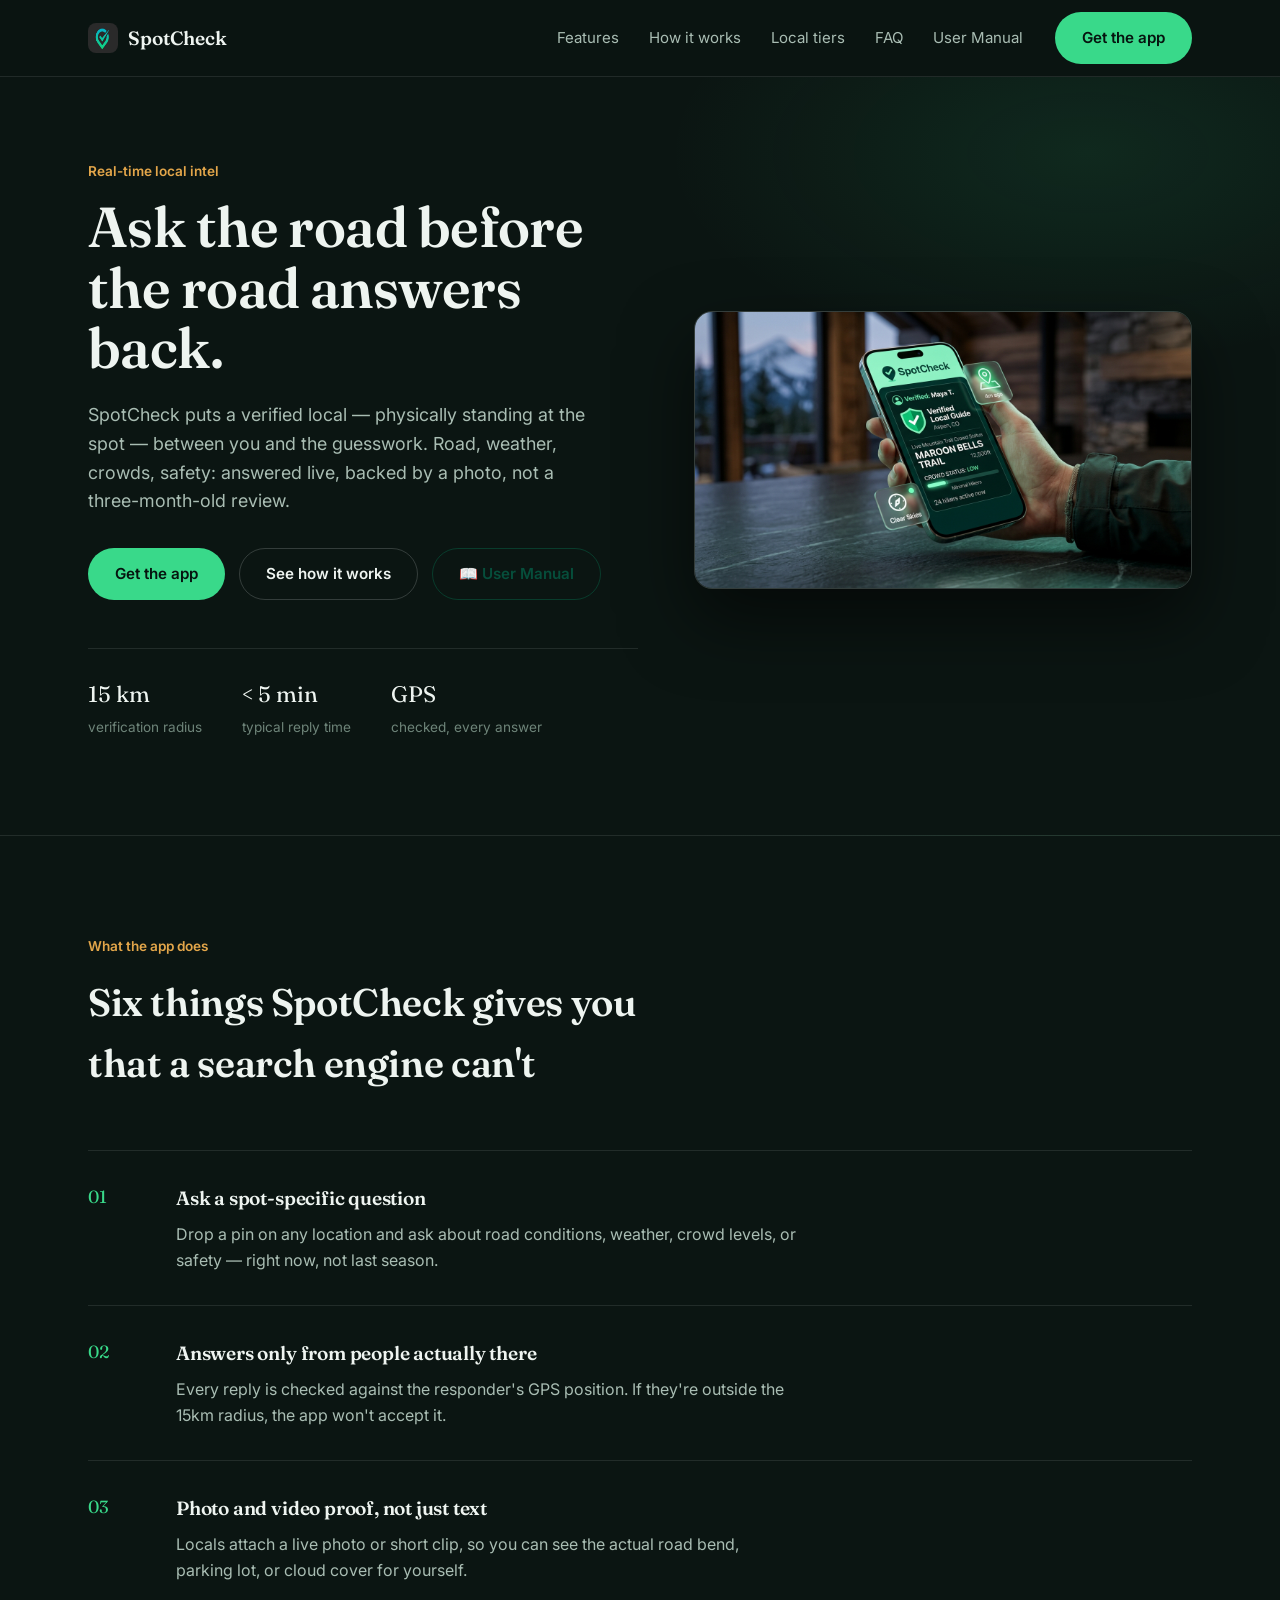
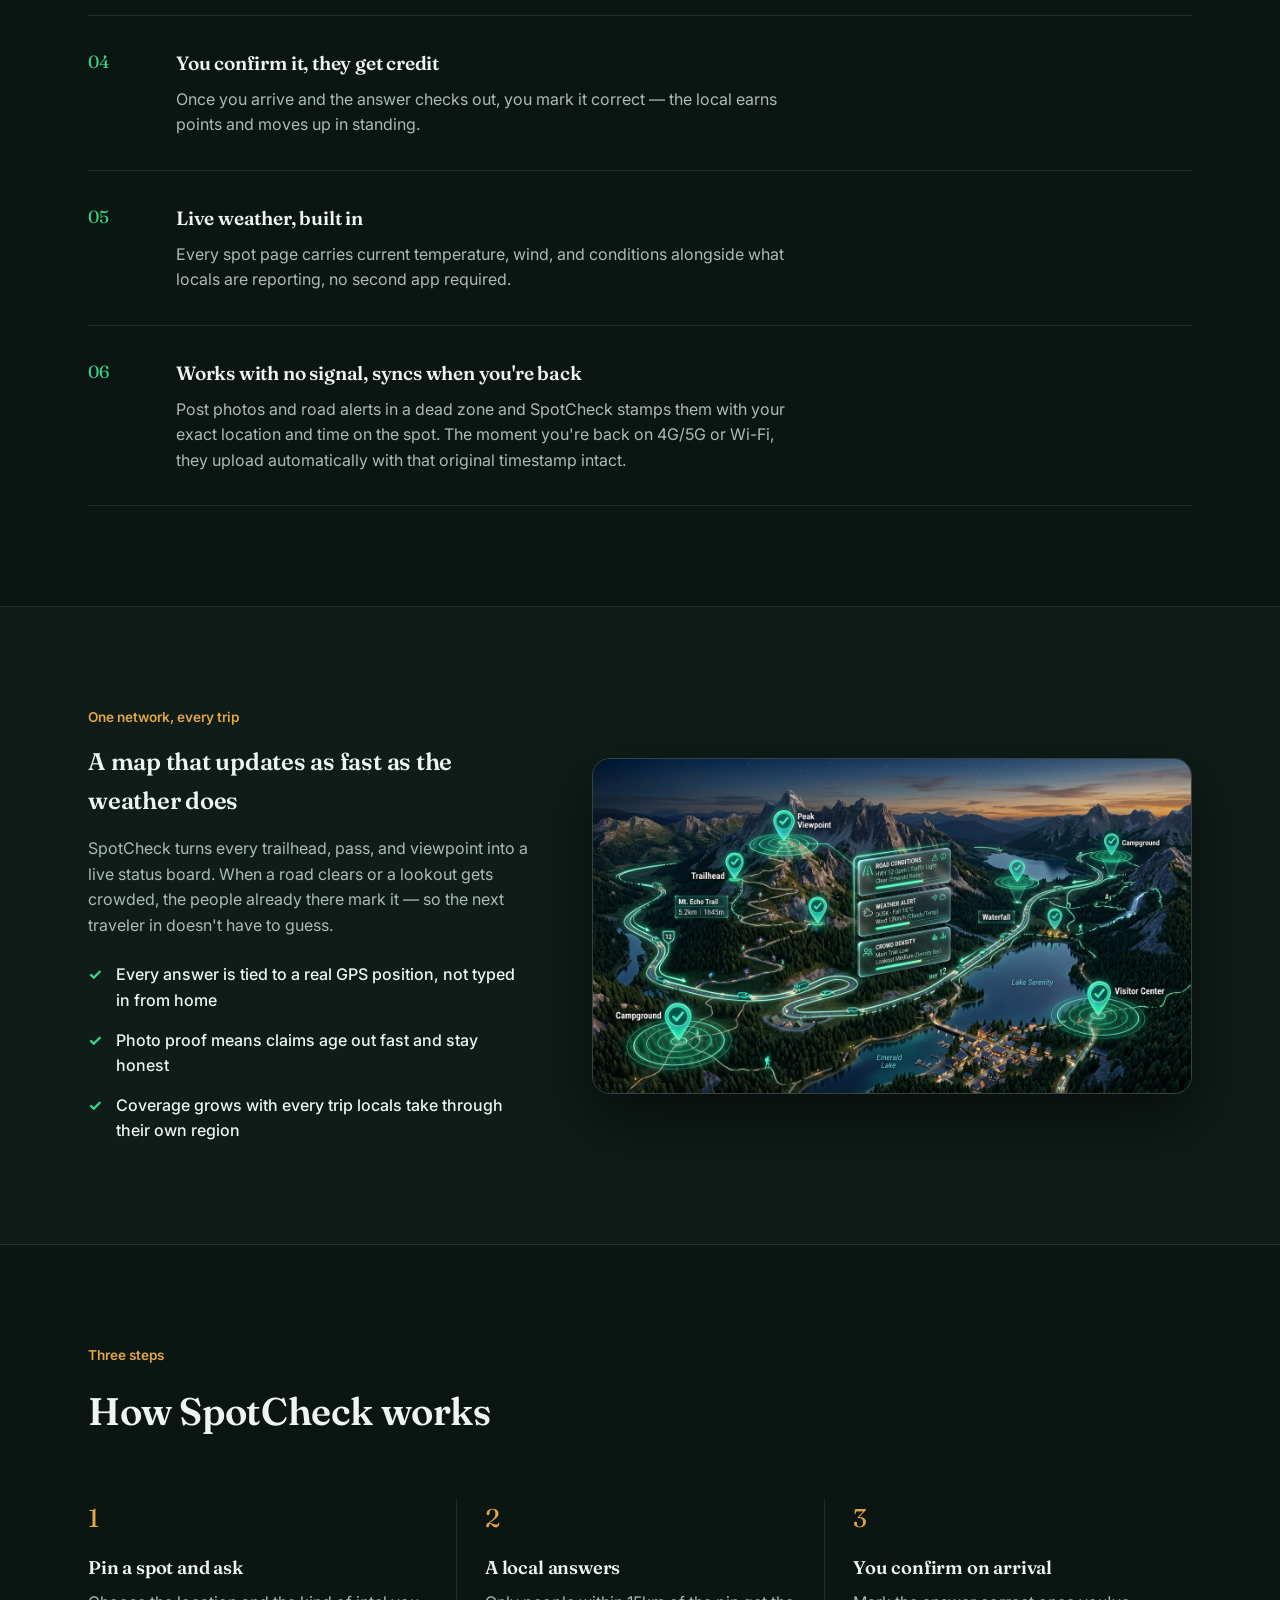
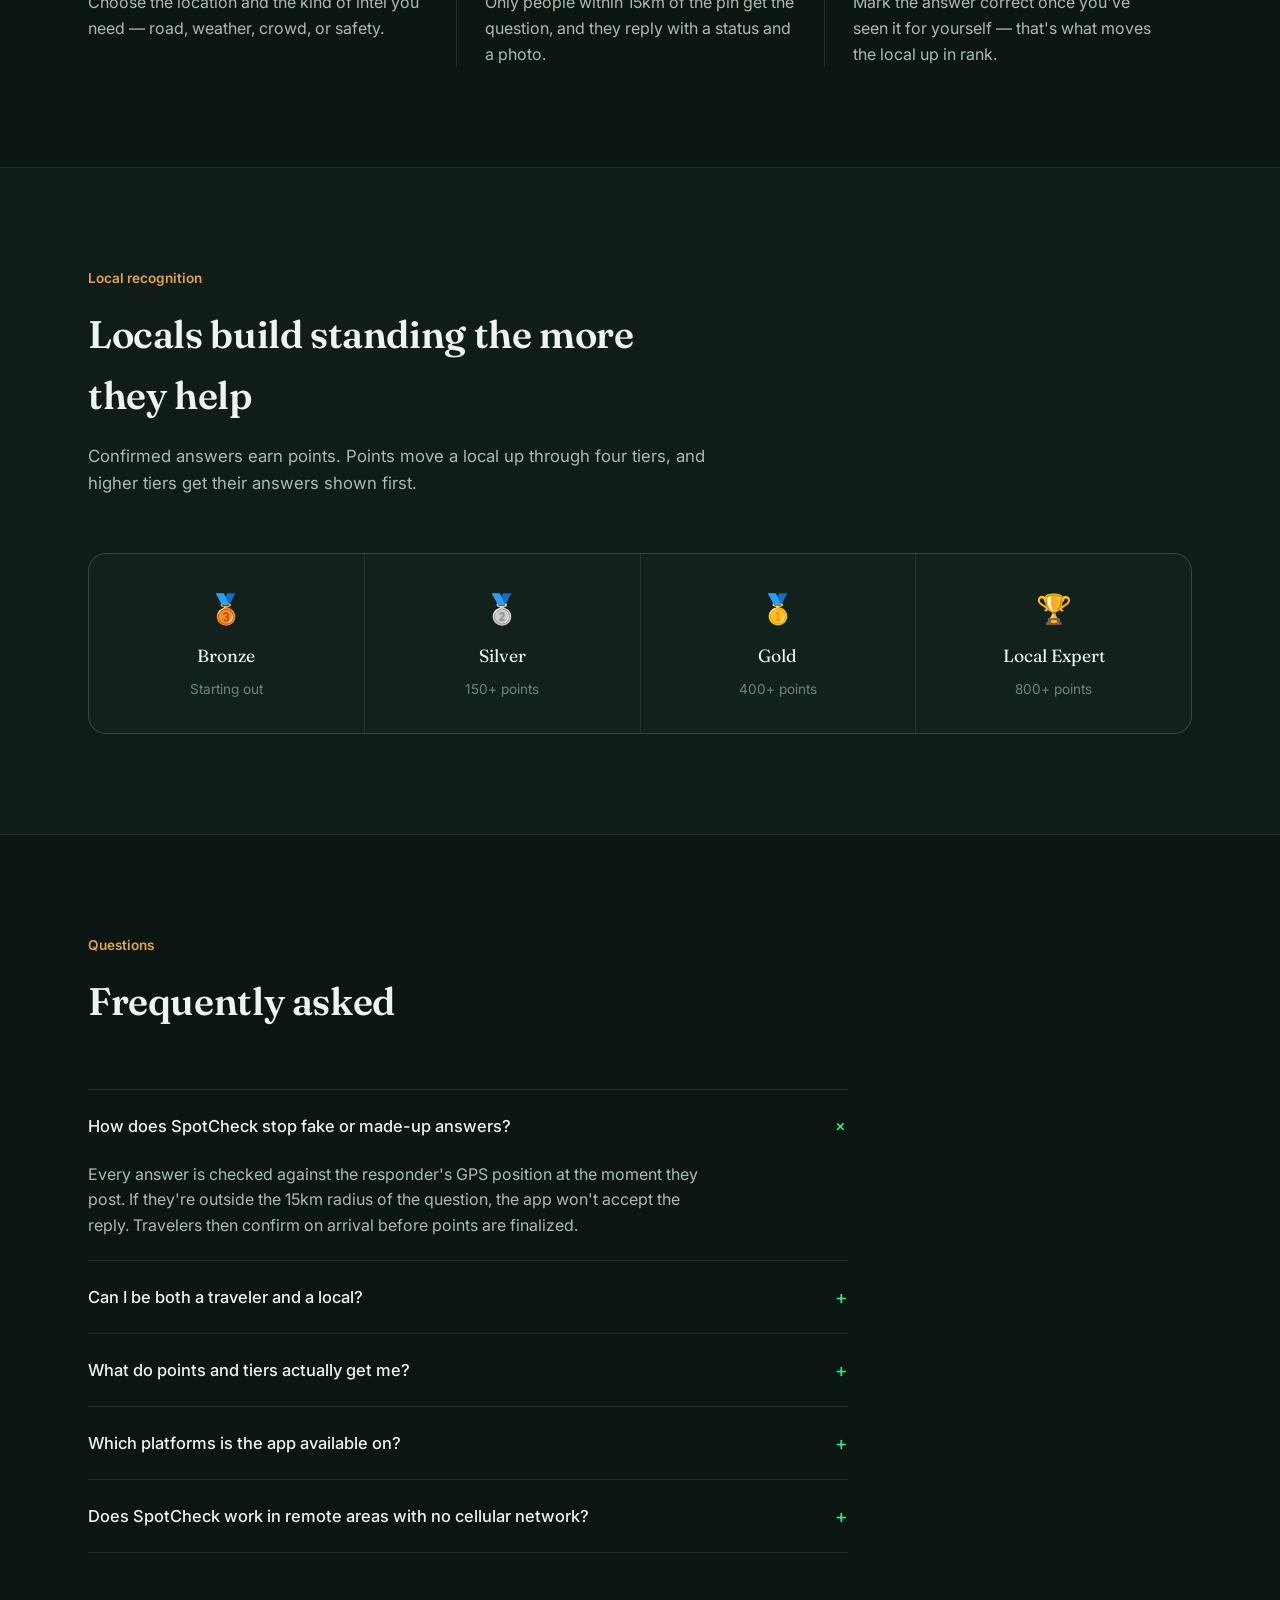
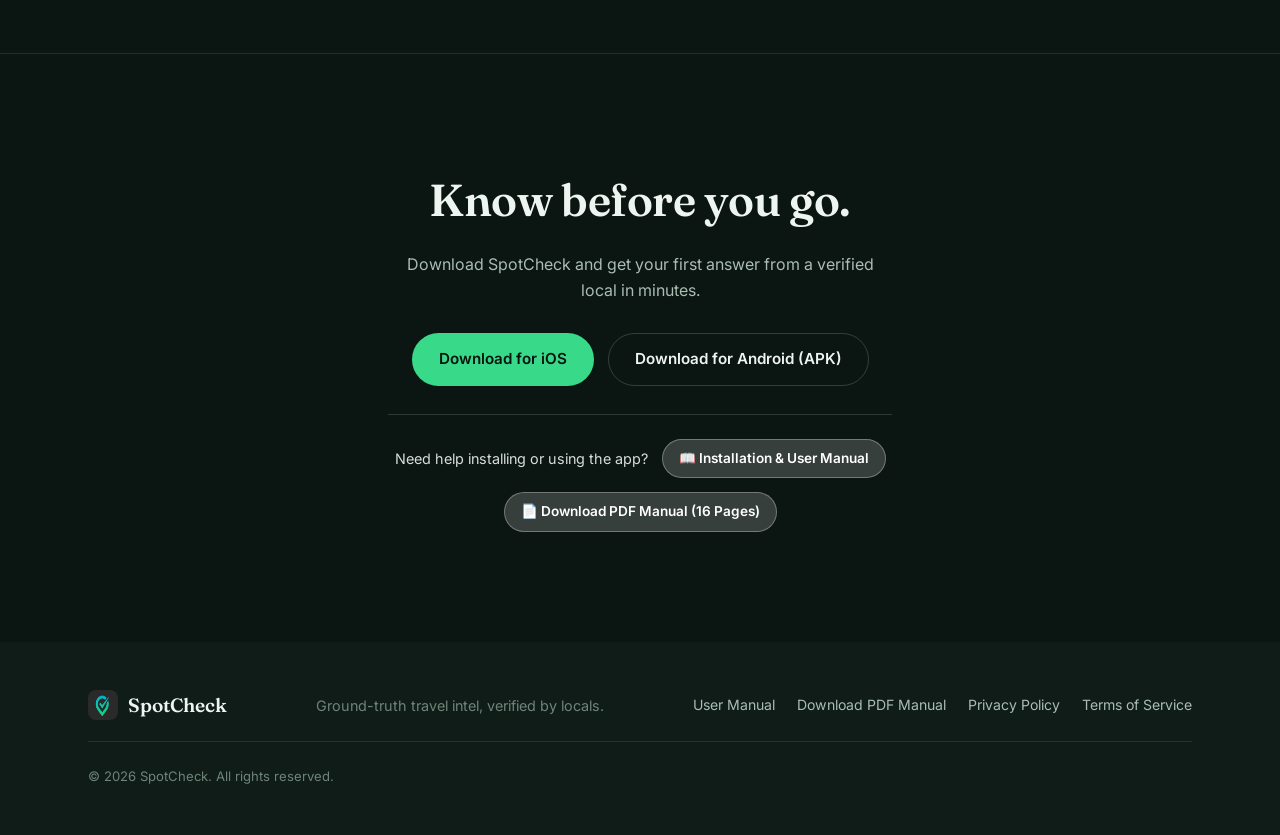
<file: index.html>
<!DOCTYPE html>
<html lang="en">
<head>
  <meta charset="UTF-8">
  <meta name="viewport" content="width=device-width, initial-scale=1.0">

  <link rel="icon" type="image/png" href="assets/logo.png">
  <link rel="apple-touch-icon" href="assets/logo.png">

  <title>SpotCheck — Ground-Truth Travel Intel, Verified by Locals</title>
  <meta name="description" content="SpotCheck connects travelers with verified local natives within 15km for live road, weather, crowd and safety intel — backed by photo proof, not old reviews.">
  <meta name="author" content="SpotCheck">

  <meta property="og:type" content="website">
  <meta property="og:title" content="SpotCheck — Ground-Truth Travel Intel, Verified by Locals">
  <meta property="og:description" content="Ask a local. Get a verified, real-time answer before you set off.">
  <meta property="og:image" content="assets/hero_mockup.jpg">

  <link rel="preconnect" href="https://fonts.googleapis.com">
  <link rel="preconnect" href="https://fonts.gstatic.com" crossorigin>
  <link href="https://fonts.googleapis.com/css2?family=Fraunces:opsz,wght@9..144,400;9..144,500;9..144,600;9..144,700&family=Inter:wght@400;500;600;700&display=swap" rel="stylesheet">

  <link rel="stylesheet" href="styles.css">
</head>
<body>

  <!-- Header -->
  <header class="site-header" id="siteHeader">
    <div class="container nav-wrapper">
      <a href="#top" class="brand">
        <img src="assets/logo.png" alt="SpotCheck" class="brand-mark">
        <span class="brand-name">SpotCheck</span>
      </a>

      <nav class="nav-menu" id="navMenu">
        <a href="#features">Features</a>
        <a href="#how-it-works">How it works</a>
        <a href="#tiers">Local tiers</a>
        <a href="#faq">FAQ</a>
        <a href="manual.html">User Manual</a>
      </nav>

      <a href="#download" class="btn btn-primary nav-cta">Get the app</a>
      <button class="mobile-toggle" id="mobileToggle" aria-label="Toggle menu" aria-expanded="false">
        <span></span><span></span><span></span>
      </button>
    </div>
  </header>

  <main id="top">

    <!-- Hero -->
    <section class="hero" id="hero">
      <div class="container hero-grid">
        <div class="hero-copy">
          <p class="eyebrow">Real-time local intel</p>
          <h1>Ask the road before<br>the road answers back.</h1>
          <p class="hero-lede">
            SpotCheck puts a verified local — physically standing at the spot — between you and the guesswork. Road, weather, crowds, safety: answered live, backed by a photo, not a three-month-old review.
          </p>
          <div class="hero-actions">
            <a href="#download" class="btn btn-primary">Get the app</a>
            <a href="#features" class="btn btn-ghost">See how it works</a>
            <a href="manual.html" class="btn btn-ghost" style="border-color: rgba(5,150,105,0.3); color: var(--color-primary-dark, #064e3b);">📖 User Manual</a>
          </div>
          <dl class="hero-stats">
            <div><dt>15 km</dt><dd>verification radius</dd></div>
            <div><dt>&lt; 5 min</dt><dd>typical reply time</dd></div>
            <div><dt>GPS</dt><dd>checked, every answer</dd></div>
          </dl>
        </div>

        <div class="hero-visual">
          <img src="assets/hero_mockup.jpg" alt="SpotCheck app showing a verified local's live trail report" class="hero-img">
        </div>
      </div>
    </section>

    <!-- Features -->
    <section class="section" id="features">
      <div class="container">
        <div class="section-head">
          <p class="eyebrow">What the app does</p>
          <h2>Six things SpotCheck gives you that a search engine can't</h2>
        </div>

        <ul class="feature-list">
          <li>
            <span class="feature-num">01</span>
            <div>
              <h3>Ask a spot-specific question</h3>
              <p>Drop a pin on any location and ask about road conditions, weather, crowd levels, or safety — right now, not last season.</p>
            </div>
          </li>
          <li>
            <span class="feature-num">02</span>
            <div>
              <h3>Answers only from people actually there</h3>
              <p>Every reply is checked against the responder's GPS position. If they're outside the 15km radius, the app won't accept it.</p>
            </div>
          </li>
          <li>
            <span class="feature-num">03</span>
            <div>
              <h3>Photo and video proof, not just text</h3>
              <p>Locals attach a live photo or short clip, so you can see the actual road bend, parking lot, or cloud cover for yourself.</p>
            </div>
          </li>
          <li>
            <span class="feature-num">04</span>
            <div>
              <h3>You confirm it, they get credit</h3>
              <p>Once you arrive and the answer checks out, you mark it correct — the local earns points and moves up in standing.</p>
            </div>
          </li>
          <li>
            <span class="feature-num">05</span>
            <div>
              <h3>Live weather, built in</h3>
              <p>Every spot page carries current temperature, wind, and conditions alongside what locals are reporting, no second app required.</p>
            </div>
          </li>
          <li>
            <span class="feature-num">06</span>
            <div>
              <h3>Works with no signal, syncs when you're back</h3>
              <p>Post photos and road alerts in a dead zone and SpotCheck stamps them with your exact location and time on the spot. The moment you're back on 4G/5G or Wi-Fi, they upload automatically with that original timestamp intact.</p>
            </div>
          </li>
        </ul>
      </div>
    </section>

    <!-- Community / map -->
    <section class="section section-alt" id="community">
      <div class="container community-grid">
        <div class="community-copy">
          <p class="eyebrow">One network, every trip</p>
          <h2>A map that updates as fast as the weather does</h2>
          <p>
            SpotCheck turns every trailhead, pass, and viewpoint into a live status board. When a road clears or a lookout gets crowded, the people already there mark it — so the next traveler in doesn't have to guess.
          </p>
          <ul class="check-list">
            <li>Every answer is tied to a real GPS position, not typed in from home</li>
            <li>Photo proof means claims age out fast and stay honest</li>
            <li>Coverage grows with every trip locals take through their own region</li>
          </ul>
        </div>
        <div class="community-media">
          <img src="assets/travel_pulse.jpg" alt="Live map of trail, road, weather and crowd status pins">
        </div>
      </div>
    </section>

    <!-- How it works -->
    <section class="section" id="how-it-works">
      <div class="container">
        <div class="section-head">
          <p class="eyebrow">Three steps</p>
          <h2>How SpotCheck works</h2>
        </div>

        <ol class="steps">
          <li>
            <span class="step-index">1</span>
            <h3>Pin a spot and ask</h3>
            <p>Choose the location and the kind of intel you need — road, weather, crowd, or safety.</p>
          </li>
          <li>
            <span class="step-index">2</span>
            <h3>A local answers</h3>
            <p>Only people within 15km of the pin get the question, and they reply with a status and a photo.</p>
          </li>
          <li>
            <span class="step-index">3</span>
            <h3>You confirm on arrival</h3>
            <p>Mark the answer correct once you've seen it for yourself — that's what moves the local up in rank.</p>
          </li>
        </ol>
      </div>
    </section>

    <!-- Tiers -->
    <section class="section section-alt" id="tiers">
      <div class="container">
        <div class="section-head">
          <p class="eyebrow">Local recognition</p>
          <h2>Locals build standing the more they help</h2>
          <p class="section-sub">Confirmed answers earn points. Points move a local up through four tiers, and higher tiers get their answers shown first.</p>
        </div>

        <ul class="tier-row">
          <li><span class="tier-mark">🥉</span><span class="tier-name">Bronze</span><span class="tier-req">Starting out</span></li>
          <li><span class="tier-mark">🥈</span><span class="tier-name">Silver</span><span class="tier-req">150+ points</span></li>
          <li><span class="tier-mark">🥇</span><span class="tier-name">Gold</span><span class="tier-req">400+ points</span></li>
          <li><span class="tier-mark">🏆</span><span class="tier-name">Local Expert</span><span class="tier-req">800+ points</span></li>
        </ul>
      </div>
    </section>

    <!-- FAQ -->
    <section class="section" id="faq">
      <div class="container">
        <div class="section-head">
          <p class="eyebrow">Questions</p>
          <h2>Frequently asked</h2>
        </div>

        <div class="faq-list" id="faqList">
          <div class="faq-item active">
            <button class="faq-q">
              <span>How does SpotCheck stop fake or made-up answers?</span>
              <span class="faq-icon">+</span>
            </button>
            <div class="faq-a">
              <p>Every answer is checked against the responder's GPS position at the moment they post. If they're outside the 15km radius of the question, the app won't accept the reply. Travelers then confirm on arrival before points are finalized.</p>
            </div>
          </div>

          <div class="faq-item">
            <button class="faq-q">
              <span>Can I be both a traveler and a local?</span>
              <span class="faq-icon">+</span>
            </button>
            <div class="faq-a">
              <p>Yes. Near home, you answer questions and earn points as a local. Away from home, you're a traveler asking locals at your destination.</p>
            </div>
          </div>

          <div class="faq-item">
            <button class="faq-q">
              <span>What do points and tiers actually get me?</span>
              <span class="faq-icon">+</span>
            </button>
            <div class="faq-a">
              <p>Points move you through Bronze, Silver, Gold, and Local Expert. Higher tiers carry a visible badge and their answers are shown first to travelers asking in that area.</p>
            </div>
          </div>

          <div class="faq-item">
            <button class="faq-q">
              <span>Which platforms is the app available on?</span>
              <span class="faq-icon">+</span>
            </button>
            <div class="faq-a">
              <p>SpotCheck is available for both Android and iOS. Grab it from the download section below.</p>
            </div>
          </div>

          <div class="faq-item">
            <button class="faq-q">
              <span>Does SpotCheck work in remote areas with no cellular network?</span>
              <span class="faq-icon">+</span>
            </button>
            <div class="faq-a">
              <p>Yes. In an offline dead zone — a high-altitude pass or dense forest trail — you can still take photos and post status updates. SpotCheck saves the exact GPS coordinates and time on your device, then syncs everything to the community map the moment your phone reconnects, with the original location and timestamp intact.</p>
            </div>
          </div>
        </div>
      </div>
    </section>

    <!-- Download -->
    <section class="section download" id="download">
      <div class="container download-box">
        <h2>Know before you go.</h2>
        <p>Download SpotCheck and get your first answer from a verified local in minutes.</p>
        <div class="download-actions">
          <a href="#" class="btn btn-primary">Download for iOS</a>
          <a href="spotcheck-debug.apk" download="spotcheck-debug.apk" class="btn btn-ghost">Download for Android (APK)</a>
        </div>
        <div class="manual-support-box" style="margin-top: 1.75rem; padding-top: 1.5rem; border-top: 1px solid rgba(255,255,255,0.15); display: flex; flex-wrap: wrap; justify-content: center; gap: 14px; align-items: center;">
          <span style="font-size: 0.9rem; opacity: 0.9;">Need help installing or using the app?</span>
          <a href="manual.html" class="btn" style="background: rgba(255,255,255,0.18); color: #ffffff; border: 1px solid rgba(255,255,255,0.3); padding: 8px 16px; border-radius: 9999px; font-size: 0.85rem; font-weight: 600; text-decoration: none; display: inline-flex; align-items: center; gap: 6px;">
            📖 Installation &amp; User Manual
          </a>
          <a href="SpotCheck_User_Manual.pdf" download="SpotCheck_User_Manual.pdf" class="btn" style="background: rgba(255,255,255,0.18); color: #ffffff; border: 1px solid rgba(255,255,255,0.3); padding: 8px 16px; border-radius: 9999px; font-size: 0.85rem; font-weight: 600; text-decoration: none; display: inline-flex; align-items: center; gap: 6px;">
            📄 Download PDF Manual (16 Pages)
          </a>
        </div>
      </div>
    </section>

  </main>

  <!-- Footer -->
  <footer class="site-footer">
    <div class="container footer-grid">
      <a href="#top" class="brand">
        <img src="assets/logo.png" alt="SpotCheck" class="brand-mark">
        <span class="brand-name">SpotCheck</span>
      </a>
      <p class="footer-tag">Ground-truth travel intel, verified by locals.</p>
      <div class="footer-links">
        <a href="manual.html">User Manual</a>
        <a href="SpotCheck_User_Manual.pdf" download="SpotCheck_User_Manual.pdf">Download PDF Manual</a>
        <a href="#">Privacy Policy</a>
        <a href="#">Terms of Service</a>
      </div>
      <p class="footer-copy">&copy; 2026 SpotCheck. All rights reserved.</p>
    </div>
  </footer>

  <script src="app.js"></script>
</body>
</html>
</file>
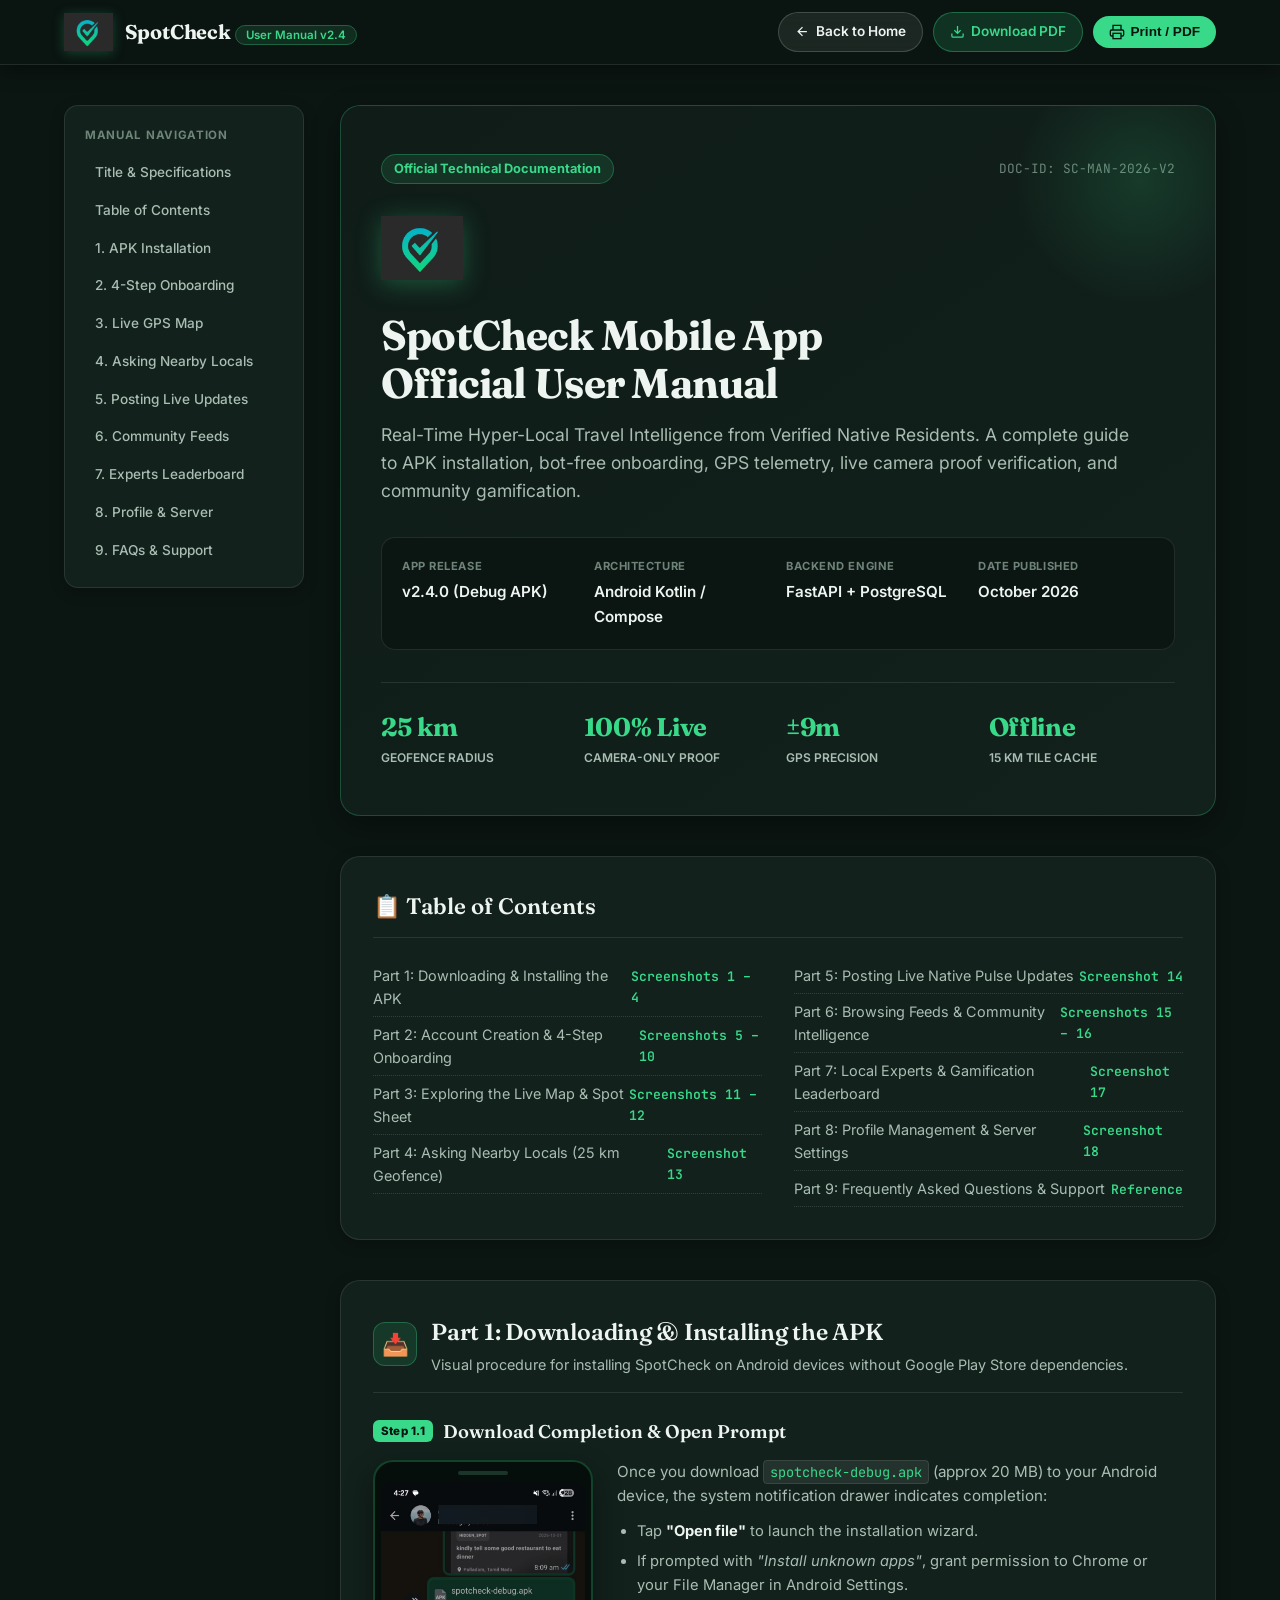
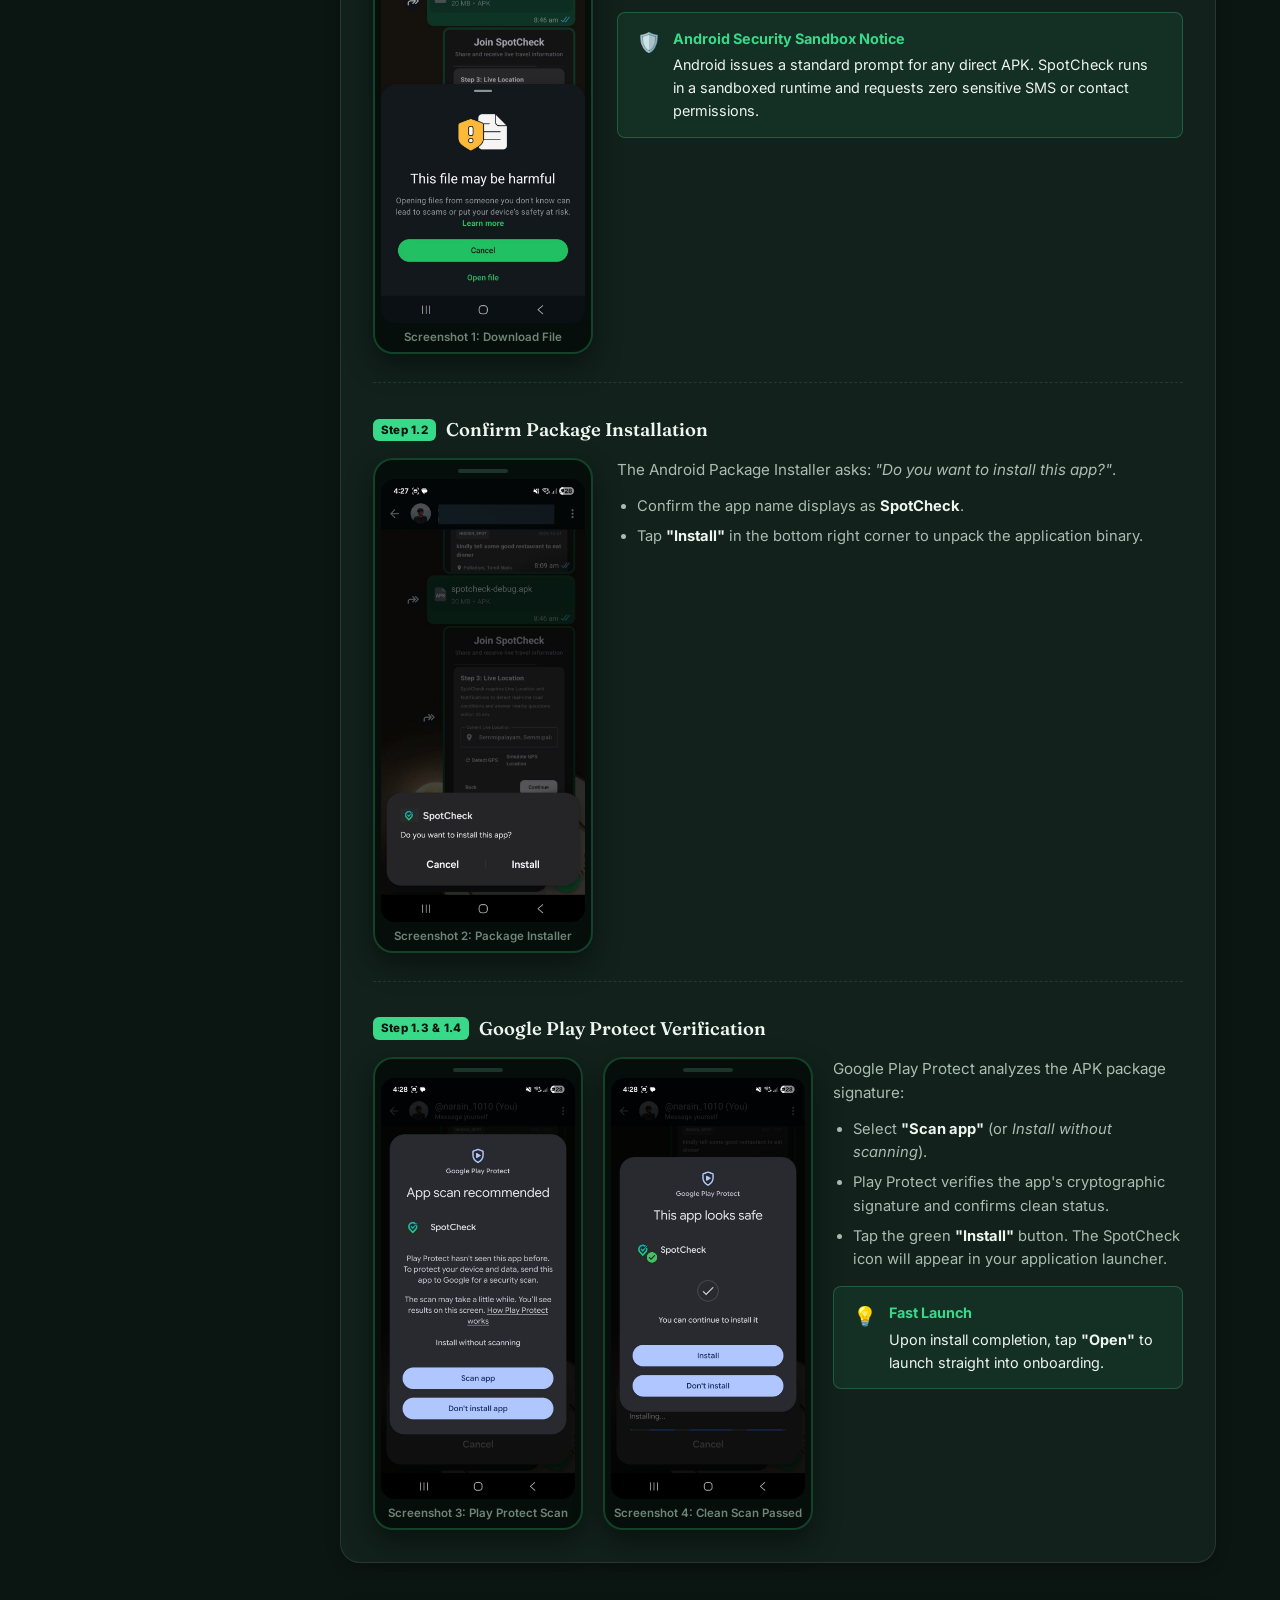
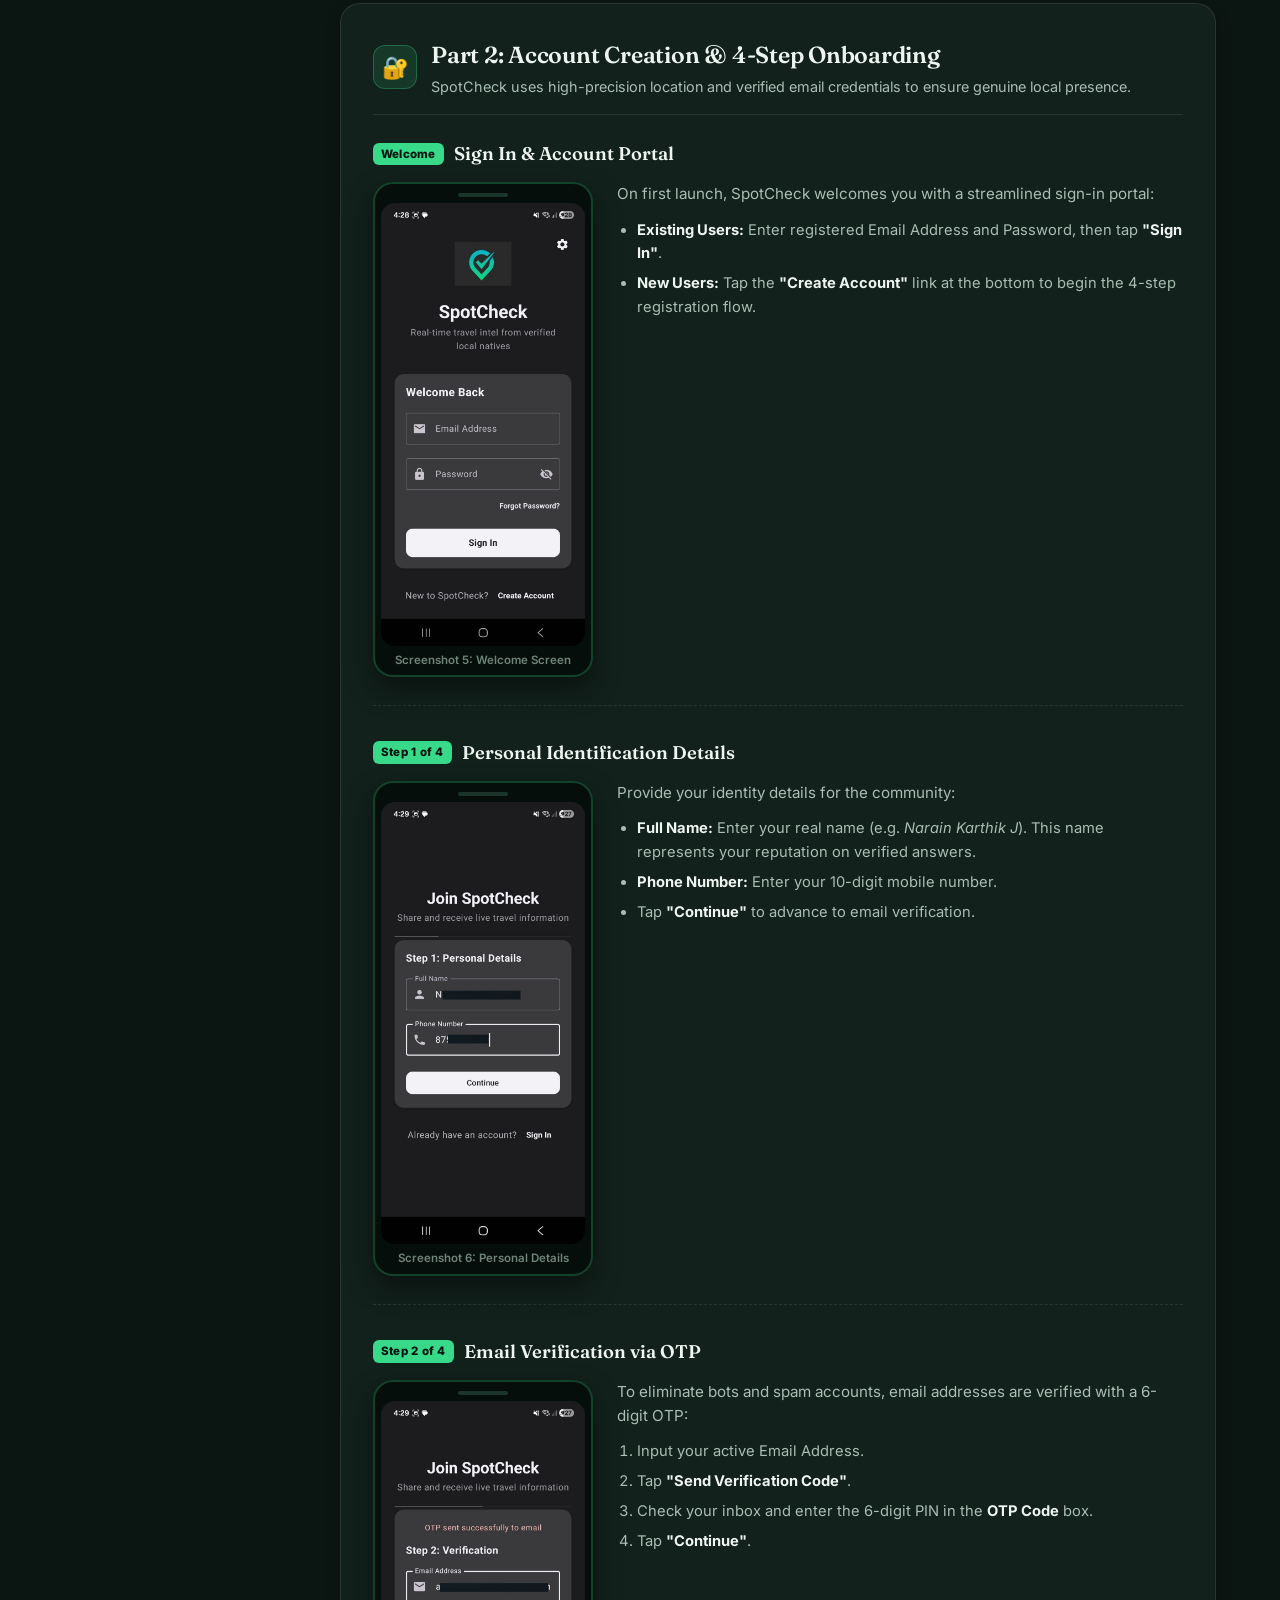
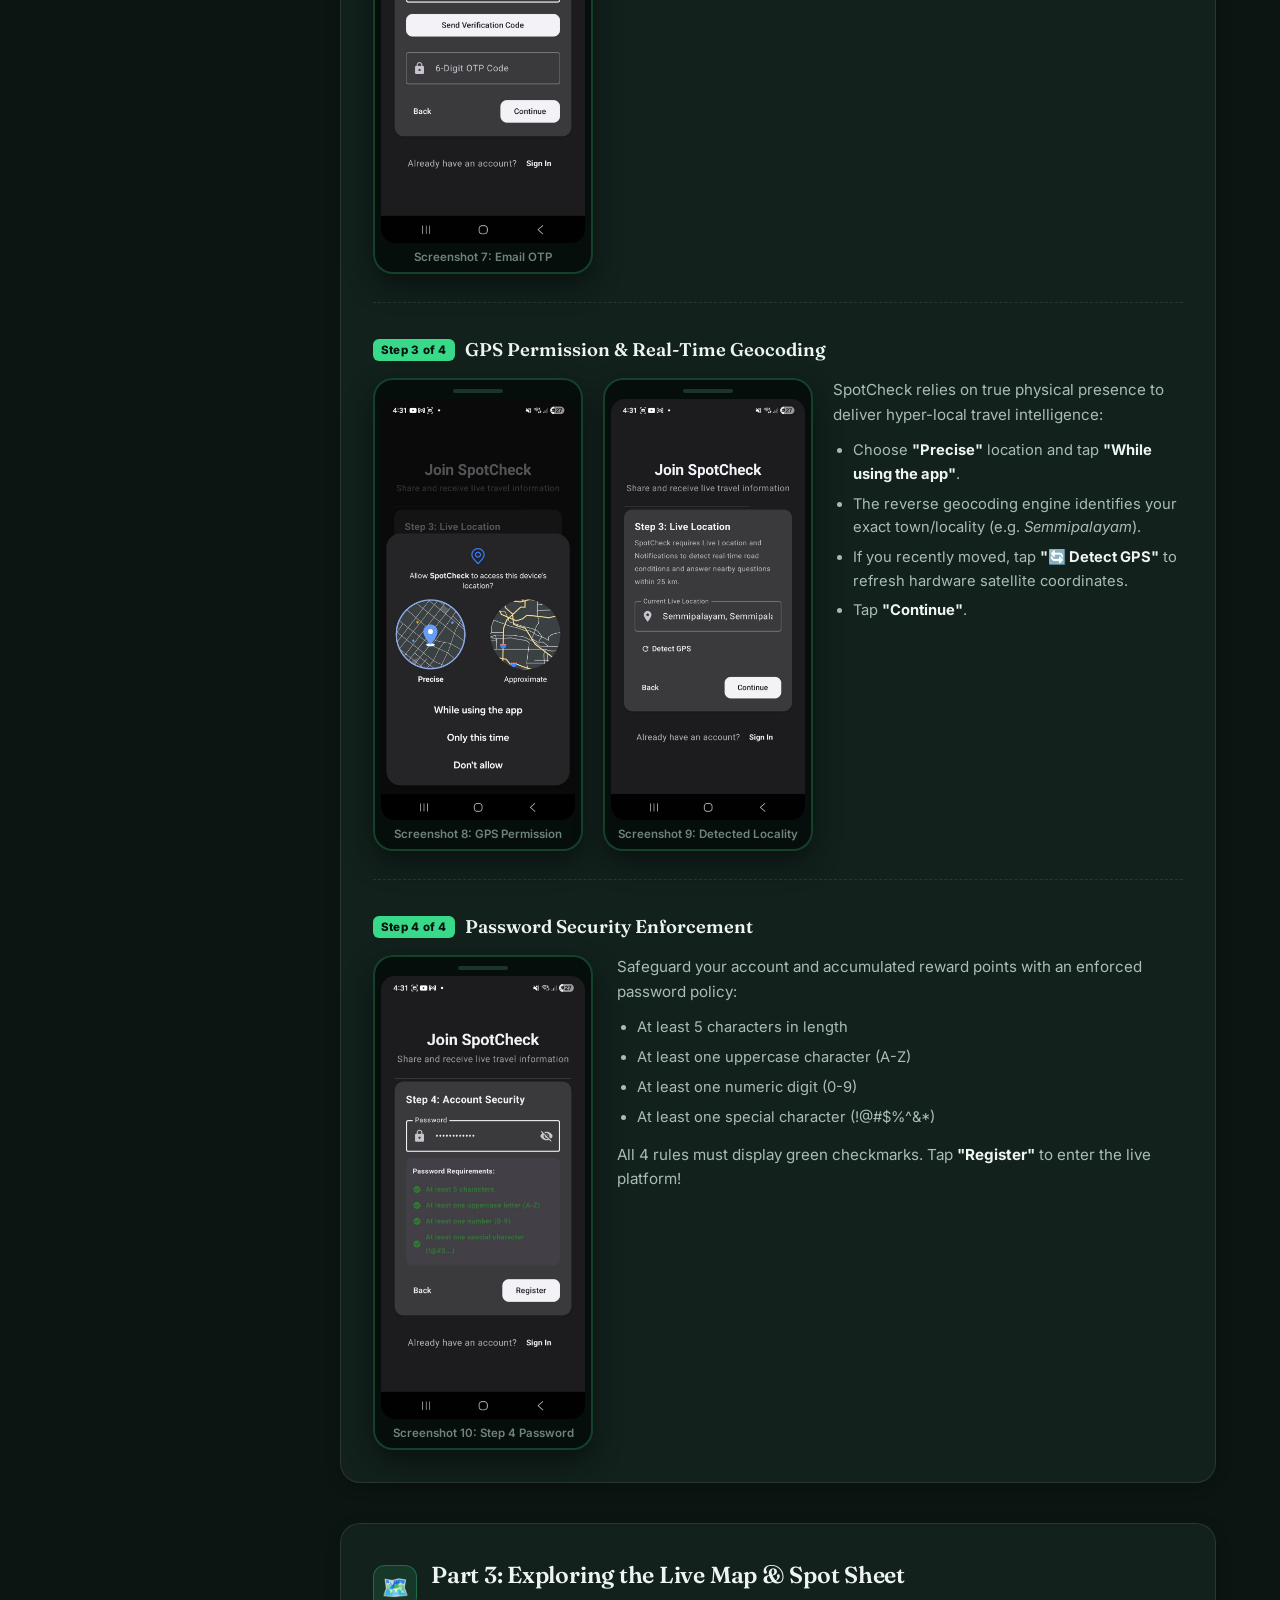
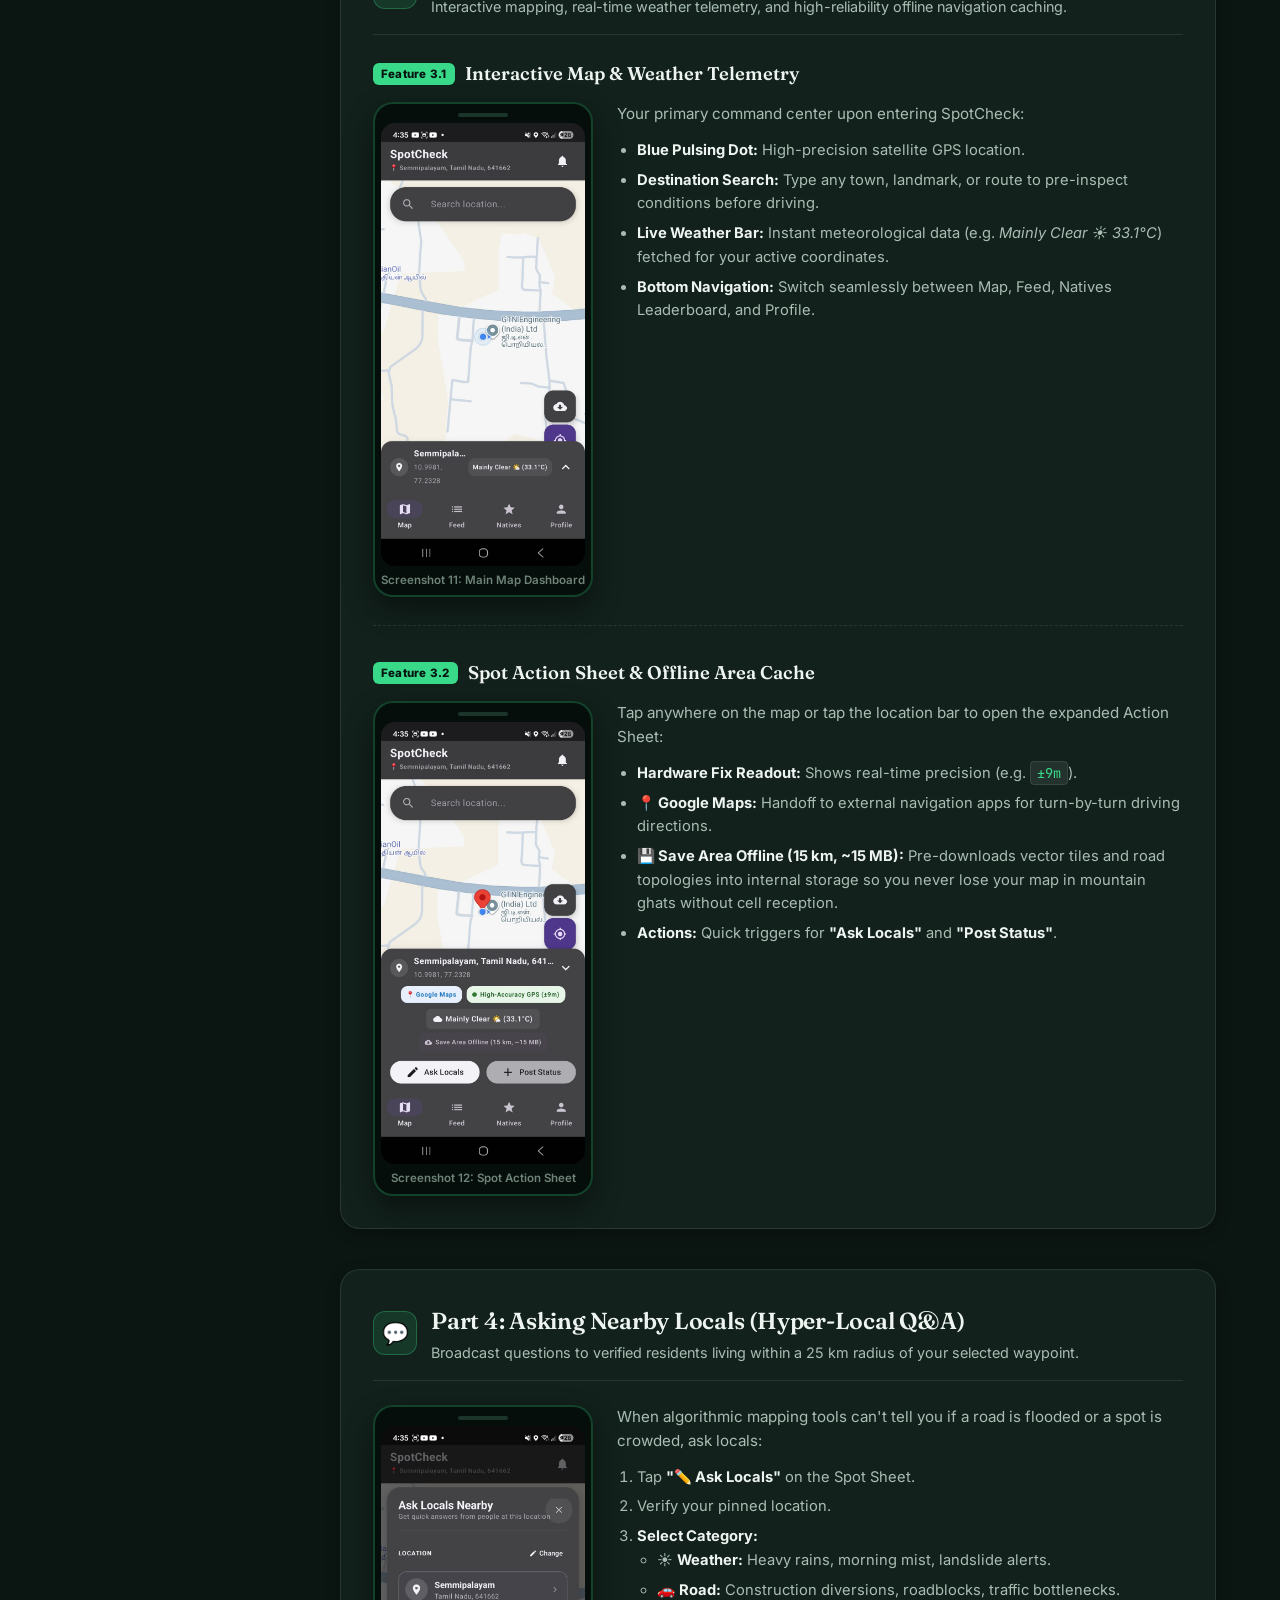
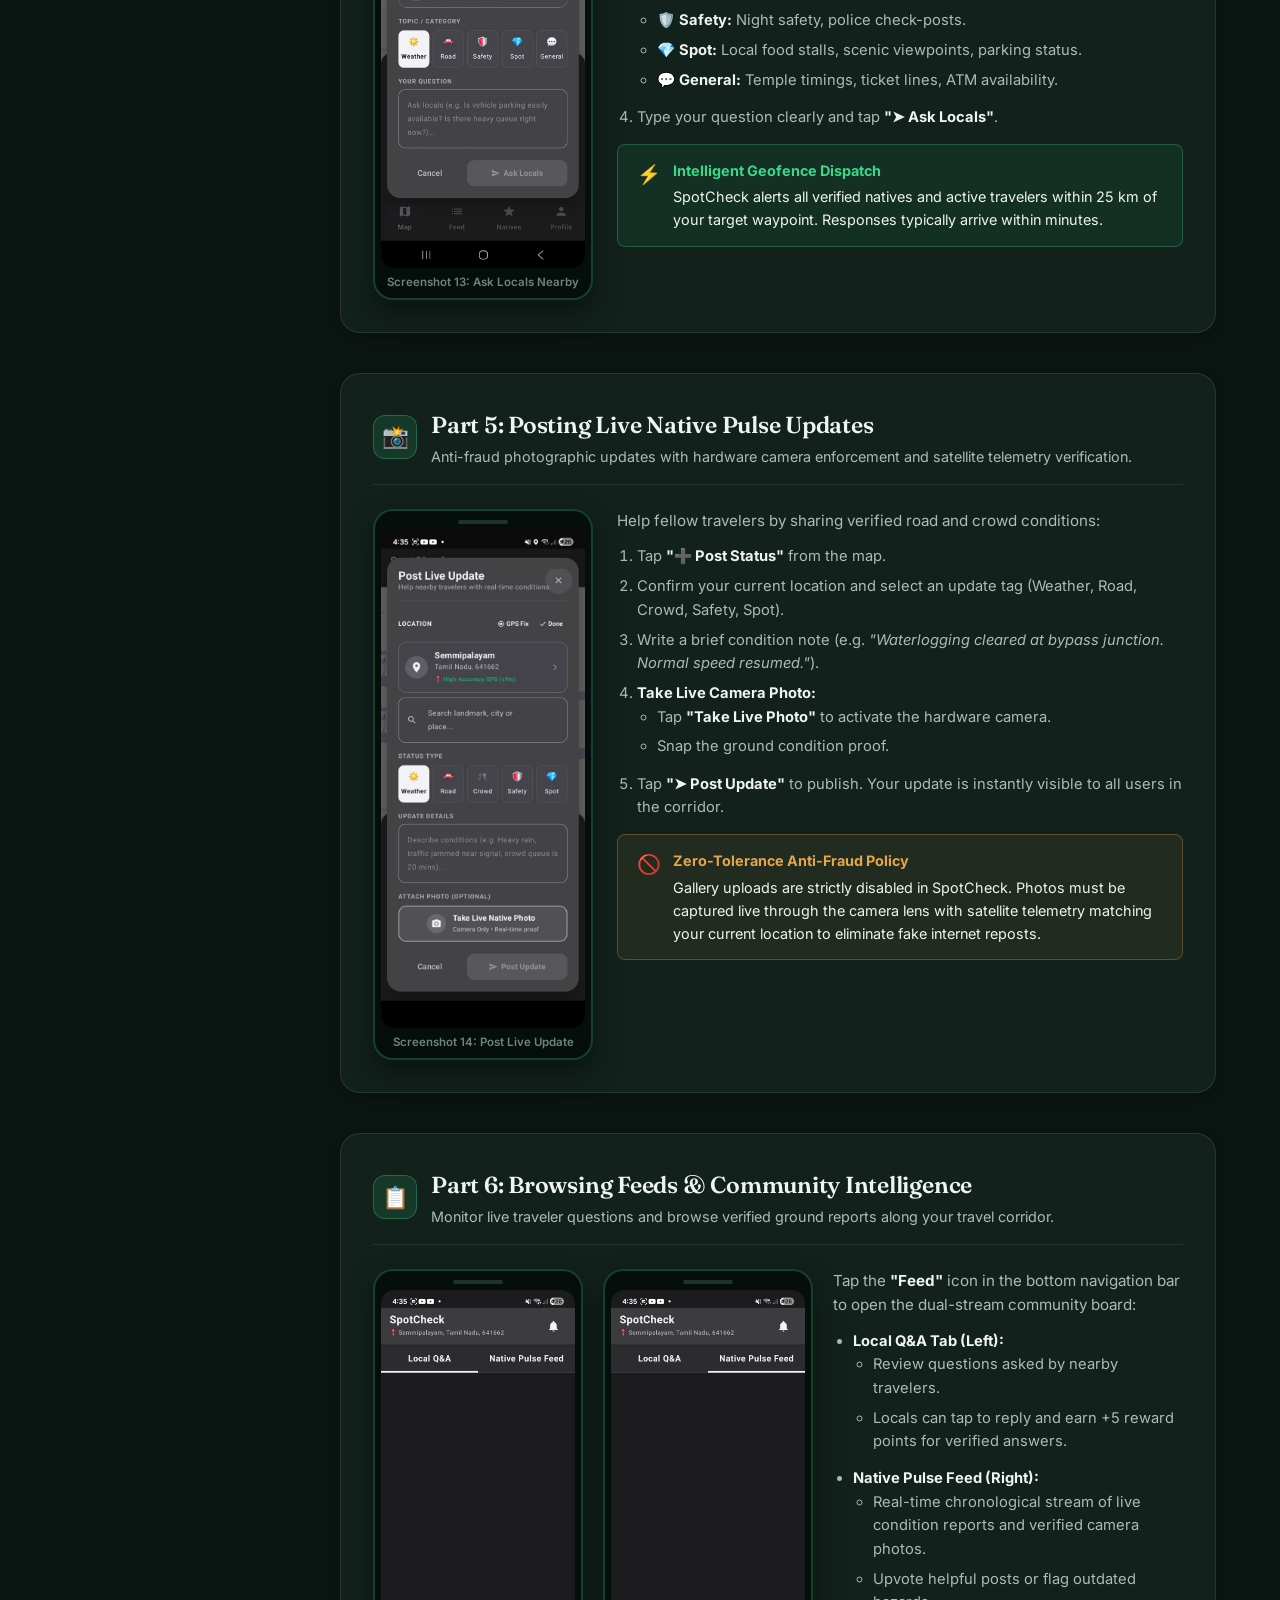
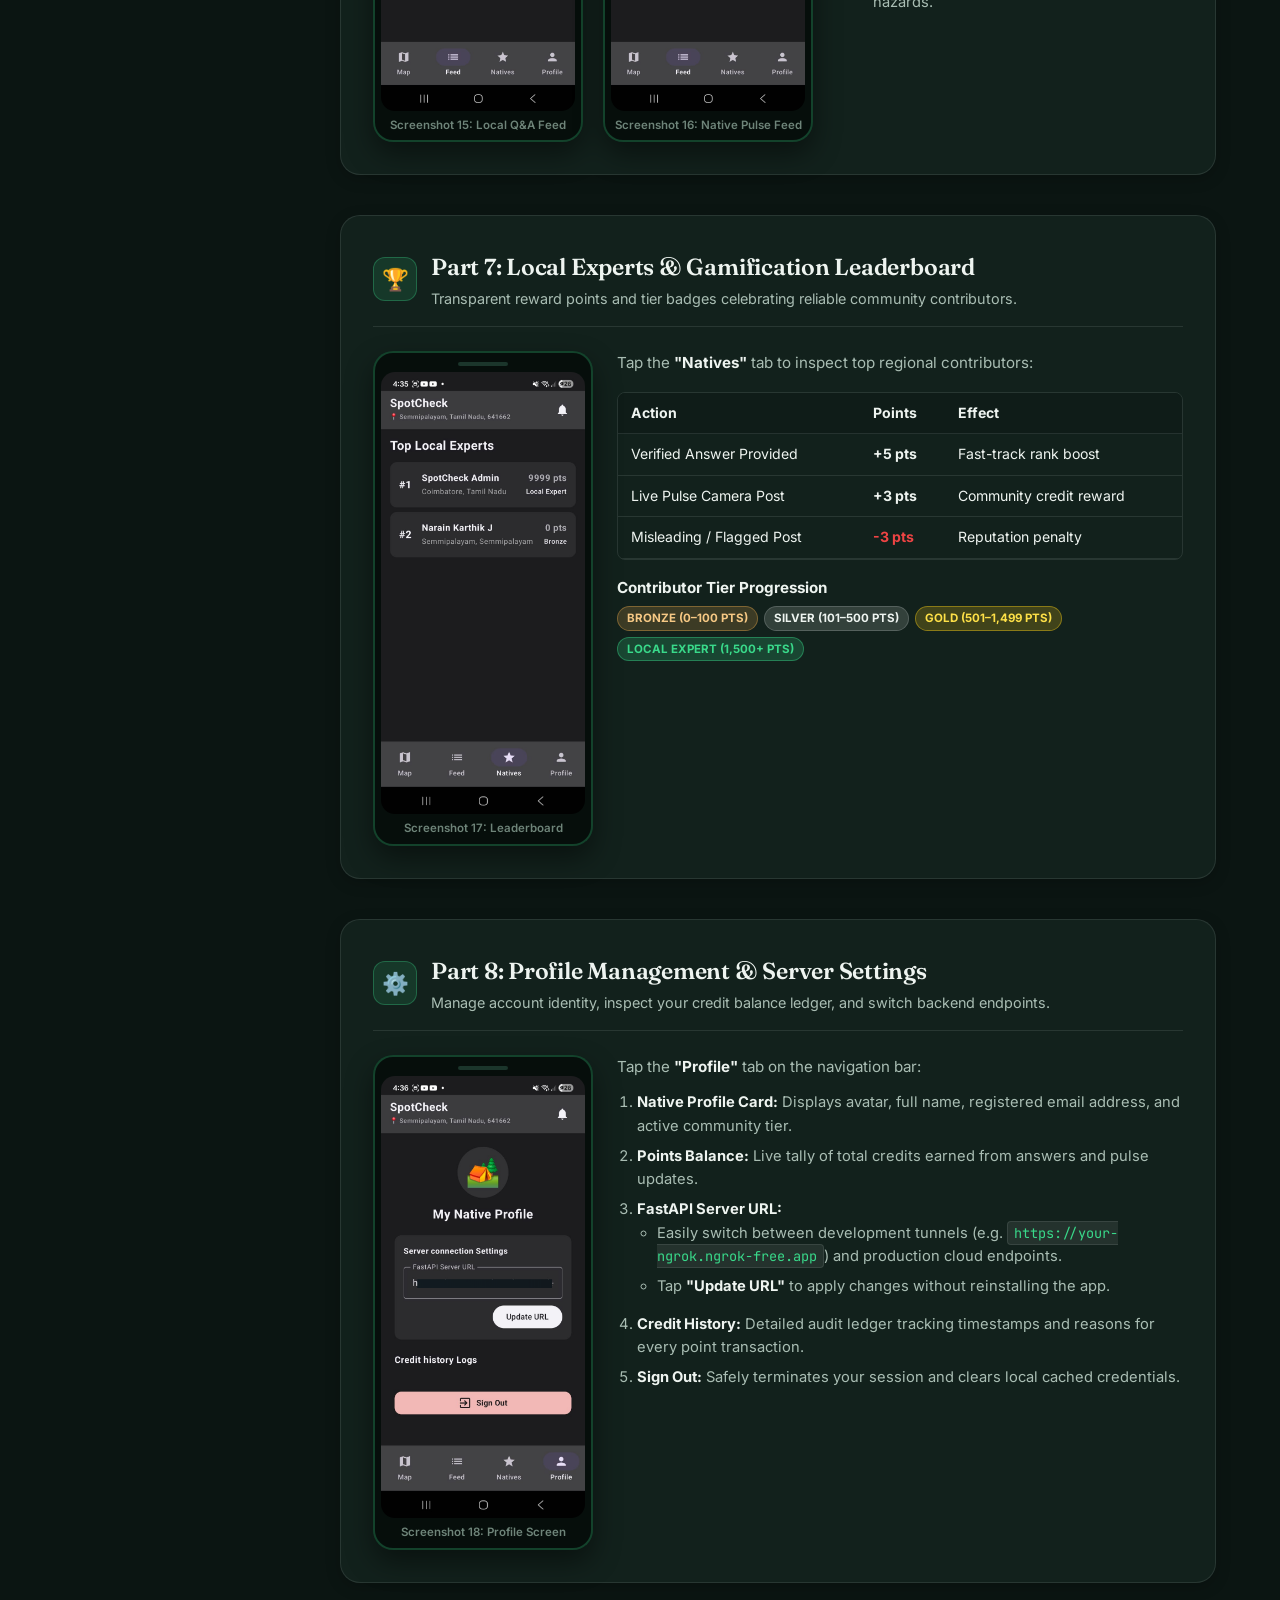
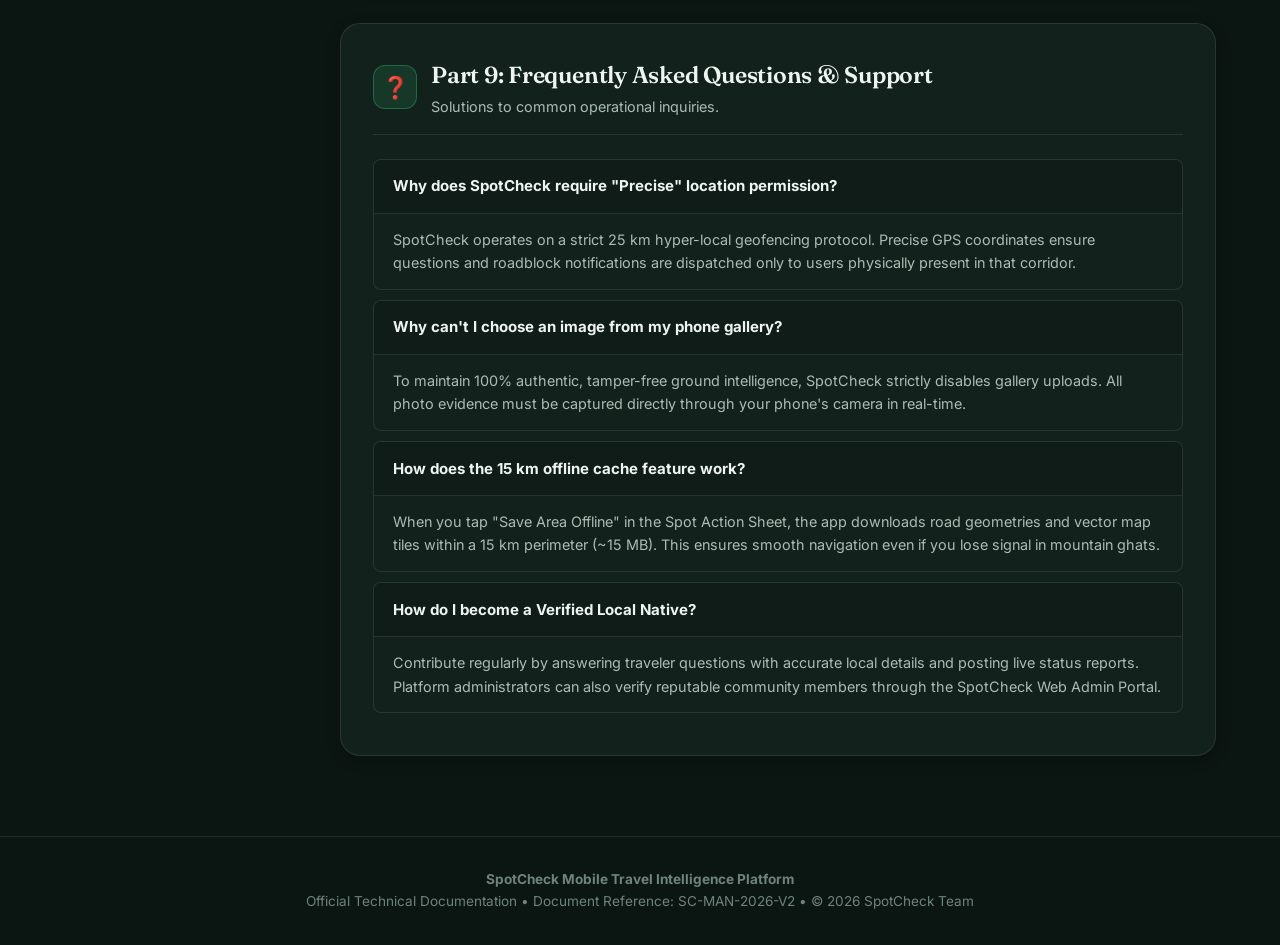
<file: manual.html>
<!DOCTYPE html>
<html lang="en">
<head>
  <meta charset="UTF-8">
  <meta name="viewport" content="width=device-width, initial-scale=1.0">
  <title>SpotCheck Mobile App — Official User & Technical Manual</title>
  <link rel="preconnect" href="https://fonts.googleapis.com">
  <link rel="preconnect" href="https://fonts.gstatic.com" crossorigin>
  <link href="https://fonts.googleapis.com/css2?family=Fraunces:opsz,wght@9..144,400;9..144,500;9..144,600;9..144,700&family=Inter:wght@400;500;600;700&family=JetBrains+Mono:wght@400;500;600&display=swap" rel="stylesheet">
  <style>
    :root {
      --bg: #0B1512;
      --bg-alt: #0F1C18;
      --surface: #12211C;
      --surface-card: #152620;
      --line: rgba(237, 245, 240, 0.10);
      --line-strong: rgba(237, 245, 240, 0.18);
      --text: #EEF4F0;
      --text-dim: #A9BDB3;
      --text-faint: #6E8479;
      --accent: #39D98A;
      --accent-dim: #1F7A52;
      --amber: #E3A64A;
      --radius-sm: 8px;
      --radius-md: 14px;
      --radius-lg: 20px;
    }

    * {
      box-sizing: border-box;
      margin: 0;
      padding: 0;
    }

    body {
      font-family: 'Inter', -apple-system, BlinkMacSystemFont, 'Segoe UI', Roboto, sans-serif;
      background-color: var(--bg);
      color: var(--text);
      line-height: 1.6;
      -webkit-font-smoothing: antialiased;
    }

    /* Top Sticky Navigation */
    header {
      position: sticky;
      top: 0;
      z-index: 1000;
      background: rgba(11, 21, 18, 0.94);
      backdrop-filter: blur(14px);
      border-bottom: 1px solid var(--line);
      box-shadow: 0 4px 20px rgba(0, 0, 0, 0.35);
    }

    .header-container {
      max-width: 1200px;
      margin: 0 auto;
      padding: 0.75rem 1.5rem;
      display: flex;
      align-items: center;
      justify-content: space-between;
    }

    .brand {
      display: flex;
      align-items: center;
      gap: 12px;
      text-decoration: none;
    }

    .brand-logo-img {
      height: 38px;
      width: auto;
      object-fit: contain;
      filter: drop-shadow(0 2px 6px rgba(57, 217, 138, 0.25));
    }

    .brand-title {
      font-family: 'Fraunces', Georgia, serif;
      font-size: 1.25rem;
      font-weight: 700;
      color: var(--text);
      letter-spacing: -0.01em;
    }

    .brand-tag {
      font-size: 0.72rem;
      background: rgba(57, 217, 138, 0.12);
      color: var(--accent);
      padding: 2px 10px;
      border-radius: 9999px;
      font-weight: 600;
      border: 1px solid rgba(57, 217, 138, 0.3);
    }

    .header-actions {
      display: flex;
      align-items: center;
      gap: 10px;
    }

    .btn-action {
      display: inline-flex;
      align-items: center;
      gap: 6px;
      padding: 8px 16px;
      border-radius: 999px;
      font-size: 0.85rem;
      font-weight: 600;
      cursor: pointer;
      text-decoration: none;
      transition: all 0.2s ease;
    }

    .btn-home {
      background: rgba(237, 245, 240, 0.08);
      color: var(--text);
      border: 1px solid var(--line-strong);
    }
    .btn-home:hover {
      background: rgba(237, 245, 240, 0.14);
      color: #fff;
    }

    .btn-pdf-dl {
      background: rgba(57, 217, 138, 0.15);
      color: var(--accent);
      border: 1px solid rgba(57, 217, 138, 0.35);
    }
    .btn-pdf-dl:hover {
      background: var(--accent);
      color: #06140F;
    }

    .btn-print {
      background: var(--accent);
      color: #06140F;
      border: none;
      font-weight: 700;
    }
    .btn-print:hover {
      background: #4fe49b;
      transform: translateY(-1px);
    }

    /* Layout */
    .layout {
      max-width: 1200px;
      margin: 0 auto;
      padding: 2.5rem 1.5rem;
      display: grid;
      grid-template-columns: 240px 1fr;
      gap: 2.25rem;
    }

    /* Sidebar Navigation */
    .sidebar {
      position: sticky;
      top: 5rem;
      height: fit-content;
      max-height: calc(100vh - 6rem);
      overflow-y: auto;
      background: var(--surface);
      padding: 1.25rem;
      border-radius: var(--radius-md);
      border: 1px solid var(--line);
      box-shadow: 0 4px 15px rgba(0, 0, 0, 0.2);
    }

    .sidebar-heading {
      font-size: 0.72rem;
      font-weight: 700;
      text-transform: uppercase;
      letter-spacing: 0.06em;
      color: var(--text-faint);
      margin-bottom: 0.75rem;
    }

    .sidebar-nav {
      list-style: none;
      display: flex;
      flex-direction: column;
      gap: 4px;
    }

    .sidebar-link {
      display: block;
      font-size: 0.85rem;
      color: var(--text-dim);
      text-decoration: none;
      padding: 6px 10px;
      border-radius: 6px;
      transition: all 0.15s ease;
      font-weight: 500;
    }

    .sidebar-link:hover {
      color: var(--accent);
      background: rgba(57, 217, 138, 0.10);
    }

    /* Main Container */
    .main-content {
      min-width: 0;
    }

    /* Cover Page */
    .cover-page {
      background: linear-gradient(145deg, #0F1C18 0%, #12211C 100%);
      border: 1.5px solid rgba(57, 217, 138, 0.25);
      border-radius: var(--radius-lg);
      padding: 3rem 2.5rem;
      margin-bottom: 2.5rem;
      box-shadow: 0 10px 30px rgba(0, 0, 0, 0.3);
      position: relative;
      overflow: hidden;
    }

    .cover-page::after {
      content: "";
      position: absolute;
      top: -50px;
      right: -50px;
      width: 250px;
      height: 250px;
      background: radial-gradient(circle, rgba(57, 217, 138, 0.15) 0%, rgba(57, 217, 138, 0) 70%);
      border-radius: 50%;
    }

    .cover-top {
      display: flex;
      justify-content: space-between;
      align-items: center;
      margin-bottom: 2rem;
    }

    .cover-badge {
      display: inline-flex;
      align-items: center;
      gap: 6px;
      background: rgba(57, 217, 138, 0.12);
      color: var(--accent);
      font-size: 0.8rem;
      font-weight: 700;
      padding: 4px 12px;
      border-radius: 9999px;
      border: 1px solid rgba(57, 217, 138, 0.3);
    }

    .doc-ref {
      font-family: 'JetBrains Mono', monospace;
      font-size: 0.8rem;
      color: var(--text-faint);
    }

    .cover-hero-logo {
      height: 64px;
      width: auto;
      object-fit: contain;
      margin-bottom: 1.5rem;
      filter: drop-shadow(0 4px 12px rgba(57, 217, 138, 0.3));
    }

    .cover-title {
      font-family: 'Fraunces', Georgia, serif;
      font-size: 2.6rem;
      font-weight: 700;
      color: var(--text);
      line-height: 1.15;
      margin-bottom: 0.85rem;
      letter-spacing: -0.02em;
    }

    .cover-subtitle {
      font-size: 1.1rem;
      color: var(--text-dim);
      max-width: 760px;
      margin-bottom: 2rem;
      font-weight: 400;
    }

    /* Metadata Grid */
    .meta-grid {
      display: grid;
      grid-template-columns: repeat(4, 1fr);
      gap: 1rem;
      padding: 1.25rem;
      background: var(--bg);
      border: 1px solid var(--line);
      border-radius: var(--radius-md);
      margin-bottom: 2rem;
    }

    .meta-item {
      display: flex;
      flex-direction: column;
    }

    .meta-label {
      font-size: 0.7rem;
      text-transform: uppercase;
      font-weight: 700;
      color: var(--text-faint);
      letter-spacing: 0.05em;
      margin-bottom: 4px;
    }

    .meta-val {
      font-size: 0.95rem;
      font-weight: 600;
      color: var(--text);
    }

    /* Spec Highlight Grid */
    .specs-row {
      display: grid;
      grid-template-columns: repeat(4, 1fr);
      gap: 1rem;
      padding-top: 1.5rem;
      border-top: 1px solid var(--line);
    }

    .spec-card {
      display: flex;
      flex-direction: column;
    }

    .spec-num {
      font-family: 'Fraunces', Georgia, serif;
      font-size: 1.6rem;
      font-weight: 700;
      color: var(--accent);
      letter-spacing: -0.01em;
    }

    .spec-label {
      font-size: 0.75rem;
      color: var(--text-dim);
      text-transform: uppercase;
      font-weight: 600;
    }

    /* TOC Printable Page */
    .toc-card {
      background: var(--surface);
      border: 1px solid var(--line);
      border-radius: var(--radius-lg);
      padding: 2rem;
      margin-bottom: 2.5rem;
      box-shadow: 0 4px 15px rgba(0, 0, 0, 0.2);
    }

    .toc-title {
      font-family: 'Fraunces', Georgia, serif;
      font-size: 1.4rem;
      font-weight: 600;
      color: var(--text);
      margin-bottom: 1.25rem;
      padding-bottom: 0.75rem;
      border-bottom: 1px solid var(--line);
      display: flex;
      align-items: center;
      gap: 10px;
    }

    .toc-grid {
      display: grid;
      grid-template-columns: 1fr 1fr;
      gap: 1rem 2rem;
    }

    .toc-entry {
      display: flex;
      justify-content: space-between;
      align-items: baseline;
      font-size: 0.9rem;
      color: var(--text-dim);
      text-decoration: none;
      padding: 6px 0;
      border-bottom: 1px dotted rgba(237, 245, 240, 0.15);
      transition: color 0.15s ease;
    }

    .toc-entry:hover {
      color: var(--accent);
    }

    .toc-page-num {
      font-family: 'JetBrains Mono', monospace;
      font-weight: 600;
      color: var(--accent);
      font-size: 0.82rem;
    }

    /* Section Cards */
    .section-card {
      background: var(--surface);
      border: 1px solid var(--line);
      border-radius: var(--radius-lg);
      padding: 2rem;
      margin-bottom: 2.5rem;
      box-shadow: 0 4px 15px rgba(0, 0, 0, 0.2);
    }

    .section-header {
      display: flex;
      align-items: center;
      gap: 14px;
      margin-bottom: 1.5rem;
      padding-bottom: 1rem;
      border-bottom: 1px solid var(--line);
    }

    .section-icon {
      width: 44px;
      height: 44px;
      background: rgba(57, 217, 138, 0.12);
      border: 1px solid rgba(57, 217, 138, 0.3);
      border-radius: 12px;
      display: flex;
      align-items: center;
      justify-content: center;
      font-size: 1.35rem;
      color: var(--accent);
      flex-shrink: 0;
    }

    .section-title {
      font-family: 'Fraunces', Georgia, serif;
      font-size: 1.45rem;
      font-weight: 600;
      color: var(--text);
      letter-spacing: -0.01em;
    }

    .section-desc {
      font-size: 0.9rem;
      color: var(--text-dim);
      margin-top: 2px;
    }

    /* Steps */
    .step-box {
      margin-bottom: 2rem;
      padding-bottom: 1.75rem;
      border-bottom: 1px dashed var(--line);
    }

    .step-box:last-child {
      margin-bottom: 0;
      padding-bottom: 0;
      border-bottom: none;
    }

    .step-header {
      display: flex;
      align-items: center;
      gap: 10px;
      margin-bottom: 0.85rem;
    }

    .step-num {
      background: var(--accent);
      color: #06140F;
      font-size: 0.72rem;
      font-weight: 800;
      padding: 2px 8px;
      border-radius: 6px;
      letter-spacing: 0.02em;
    }

    .step-title {
      font-family: 'Fraunces', Georgia, serif;
      font-size: 1.15rem;
      font-weight: 600;
      color: var(--text);
    }

    .step-grid {
      display: grid;
      grid-template-columns: 220px 1fr;
      gap: 1.5rem;
      align-items: start;
      margin-top: 0.85rem;
    }

    .step-grid-dual {
      display: grid;
      grid-template-columns: 210px 210px 1fr;
      gap: 1.25rem;
      align-items: start;
      margin-top: 0.85rem;
    }

    /* Phone Mockups */
    .phone-mockup {
      background: #060E0B;
      border-radius: 20px;
      padding: 6px;
      box-shadow: 0 12px 28px rgba(0, 0, 0, 0.45);
      border: 2px solid rgba(57, 217, 138, 0.25);
      max-width: 220px;
      position: relative;
    }

    .phone-notch {
      width: 50px;
      height: 4px;
      background: #1B352B;
      border-radius: 9999px;
      margin: 3px auto 6px auto;
    }

    .phone-img {
      width: 100%;
      height: auto;
      display: block;
      border-radius: 14px;
      background: #000;
    }

    .phone-caption {
      text-align: center;
      font-size: 0.72rem;
      color: var(--text-faint);
      margin-top: 5px;
      font-weight: 600;
    }

    /* Content styling */
    .step-content p {
      font-size: 0.95rem;
      color: var(--text-dim);
      margin-bottom: 0.75rem;
    }

    .step-content strong {
      color: var(--text);
    }

    .step-content ul, .step-content ol {
      margin-left: 1.25rem;
      margin-bottom: 0.85rem;
      color: var(--text-dim);
      font-size: 0.92rem;
    }

    .step-content li {
      margin-bottom: 0.4rem;
    }

    .step-content code {
      background: rgba(237, 245, 240, 0.08);
      color: var(--accent);
      padding: 2px 6px;
      border-radius: 4px;
      font-family: 'JetBrains Mono', monospace;
      font-size: 0.85rem;
      border: 1px solid var(--line);
    }

    /* Callout Alerts */
    .callout {
      padding: 0.9rem 1.2rem;
      border-radius: var(--radius-sm);
      margin: 0.9rem 0;
      font-size: 0.9rem;
      display: flex;
      gap: 12px;
      align-items: flex-start;
    }

    .callout-icon {
      font-size: 1.2rem;
      flex-shrink: 0;
    }

    .callout-tip, .callout-security {
      background: rgba(57, 217, 138, 0.08);
      border: 1px solid rgba(57, 217, 138, 0.28);
      color: var(--text);
    }

    .callout-tip .callout-title, .callout-security .callout-title {
      color: var(--accent);
    }

    .callout-warning {
      background: rgba(227, 166, 74, 0.08);
      border: 1px solid rgba(227, 166, 74, 0.3);
      color: var(--text);
    }

    .callout-warning .callout-title {
      color: var(--amber);
    }

    .callout-title {
      font-weight: 700;
      margin-bottom: 3px;
    }

    /* Table Styles */
    .table-container {
      overflow-x: auto;
      margin: 1rem 0;
      border: 1px solid var(--line);
      border-radius: var(--radius-sm);
    }

    table {
      width: 100%;
      border-collapse: collapse;
      font-size: 0.88rem;
      text-align: left;
    }

    thead {
      background: var(--bg-alt);
      color: var(--text);
      font-weight: 700;
    }

    th, td {
      padding: 9px 13px;
      border-bottom: 1px solid var(--line);
    }

    tbody tr:hover {
      background: rgba(237, 245, 240, 0.03);
    }

    /* Badges */
    .badge {
      display: inline-block;
      padding: 2px 9px;
      border-radius: 9999px;
      font-size: 0.72rem;
      font-weight: 700;
      text-transform: uppercase;
    }

    .badge-bronze { background: rgba(227, 166, 74, 0.2); color: #f6c884; border: 1px solid rgba(227, 166, 74, 0.4); }
    .badge-silver { background: rgba(237, 245, 240, 0.15); color: #EEF4F0; border: 1px solid var(--line-strong); }
    .badge-gold { background: rgba(250, 204, 21, 0.2); color: #fde047; border: 1px solid rgba(250, 204, 21, 0.4); }
    .badge-expert { background: rgba(57, 217, 138, 0.2); color: var(--accent); border: 1px solid rgba(57, 217, 138, 0.4); }

    /* FAQ item */
    .faq-item {
      border: 1px solid var(--line);
      border-radius: var(--radius-sm);
      margin-bottom: 0.65rem;
      background: var(--surface);
      overflow: hidden;
    }

    .faq-question {
      padding: 0.9rem 1.2rem;
      font-weight: 700;
      font-size: 0.94rem;
      color: var(--text);
      background: var(--bg-alt);
      border-bottom: 1px solid var(--line);
      display: flex;
      align-items: center;
      gap: 10px;
    }

    .faq-answer {
      padding: 0.9rem 1.2rem;
      font-size: 0.9rem;
      color: var(--text-dim);
    }

    /* Footer */
    footer {
      background: var(--bg);
      border-top: 1px solid var(--line);
      padding: 2rem 1.5rem;
      text-align: center;
      color: var(--text-faint);
      font-size: 0.85rem;
    }

    /* ==========================================================================
       Print & PDF Specific Page Styles
       ========================================================================== */
    @page {
      size: A4 portrait;
      margin: 12mm 10mm 12mm 10mm;
    }

    @media print {
      header, .sidebar, .btn-action, .btn-print {
        display: none !important;
      }

      * {
        -webkit-print-color-adjust: exact !important;
        print-color-adjust: exact !important;
      }

      body {
        background: #0B1512 !important;
        color: #EEF4F0 !important;
      }

      .layout {
        display: block !important;
        padding: 0 !important;
        max-width: 100% !important;
      }

      /* Clean Cover Page for Print */
      .cover-page {
        page-break-after: always !important;
        break-after: page !important;
        min-height: 94vh !important;
        border: 2px solid #39D98A !important;
        padding: 3.5rem 2.5rem !important;
        display: flex !important;
        flex-direction: column !important;
        justify-content: space-between !important;
        background: #0F1C18 !important;
      }

      .toc-card {
        page-break-after: always !important;
        break-after: page !important;
        box-shadow: none !important;
        border: 1px solid rgba(237, 245, 240, 0.15) !important;
        background: #12211C !important;
      }

      .section-card {
        page-break-before: auto !important;
        border: 1px solid rgba(237, 245, 240, 0.15) !important;
        box-shadow: none !important;
        padding: 1.25rem !important;
        margin-bottom: 1.5rem !important;
        background: #12211C !important;
      }

      /* Prevent ugly half-splits */
      .step-box {
        page-break-inside: avoid !important;
        break-inside: avoid !important;
        margin-bottom: 1.25rem !important;
        padding-bottom: 1rem !important;
      }

      .phone-mockup {
        max-width: 195px !important;
        border: 2px solid #1B352B !important;
        border-radius: 16px !important;
        padding: 5px !important;
        box-shadow: none !important;
        background: #060E0B !important;
      }

      .phone-img {
        border-radius: 11px !important;
      }

      .step-grid {
        grid-template-columns: 195px 1fr !important;
        gap: 1.15rem !important;
      }

      .step-grid-dual {
        grid-template-columns: 175px 175px 1fr !important;
        gap: 0.85rem !important;
      }

      .callout {
        page-break-inside: avoid !important;
        break-inside: avoid !important;
      }

      .table-container {
        page-break-inside: avoid !important;
        break-inside: avoid !important;
      }

      .faq-item {
        page-break-inside: avoid !important;
        break-inside: avoid !important;
      }
    }

    /* Responsive for small screens */
    @media (max-width: 992px) {
      .layout {
        grid-template-columns: 1fr;
      }
      .sidebar {
        display: none;
      }
      .step-grid-dual {
        grid-template-columns: 1fr 1fr;
      }
      .meta-grid, .specs-row {
        grid-template-columns: 1fr 1fr;
      }
    }

    @media (max-width: 640px) {
      .step-grid, .step-grid-dual {
        grid-template-columns: 1fr;
      }
      .phone-mockup {
        margin: 0 auto;
      }
      .cover-title {
        font-size: 1.85rem;
      }
      .meta-grid, .specs-row {
        grid-template-columns: 1fr;
      }
    }
  </style>
</head>
<body>

  <!-- Top Sticky Navigation -->
  <!-- Top Sticky Navigation -->
  <header>
    <div class="header-container">
      <a href="index.html" class="brand" title="Return to SpotCheck Website Home">
        <img src="Logo.png" alt="SpotCheck Logo" class="brand-logo-img">
        <div>
          <span class="brand-title">SpotCheck</span>
          <span class="brand-tag">User Manual v2.4</span>
        </div>
      </a>
      <div class="header-actions">
        <a href="index.html" class="btn-action btn-home">
          <svg width="15" height="15" fill="none" stroke="currentColor" stroke-width="2" viewBox="0 0 24 24"><path d="M19 12H5M12 19l-7-7 7-7"/></svg>
          Back to Home
        </a>
        <a href="SpotCheck_User_Manual.pdf" download="SpotCheck_User_Manual.pdf" class="btn-action btn-pdf-dl">
          <svg width="15" height="15" fill="none" stroke="currentColor" stroke-width="2" viewBox="0 0 24 24"><path d="M21 15v4a2 2 0 01-2 2H5a2 2 0 01-2-2v-4M7 10l5 5 5-5M12 15V3"/></svg>
          Download PDF
        </a>
        <button class="btn-action btn-print" onclick="window.print()">
          <svg width="16" height="16" fill="none" stroke="currentColor" stroke-width="2" viewBox="0 0 24 24"><path d="M6 9V2h12v7M6 18H4a2 2 0 01-2-2v-5a2 2 0 012-2h16a2 2 0 012 2v5a2 2 0 01-2 2h-2"/><rect x="6" y="14" width="12" height="8"/></svg>
          Print / PDF
        </button>
      </div>
    </div>
  </header>

  <div class="layout">
    <!-- Sidebar Navigation for Web View -->
    <aside class="sidebar">
      <div class="sidebar-heading">Manual Navigation</div>
      <ul class="sidebar-nav">
        <li><a href="#cover" class="sidebar-link">Title &amp; Specifications</a></li>
        <li><a href="#toc" class="sidebar-link">Table of Contents</a></li>
        <li><a href="#installation" class="sidebar-link">1. APK Installation</a></li>
        <li><a href="#onboarding" class="sidebar-link">2. 4-Step Onboarding</a></li>
        <li><a href="#map-dashboard" class="sidebar-link">3. Live GPS Map</a></li>
        <li><a href="#ask-locals" class="sidebar-link">4. Asking Nearby Locals</a></li>
        <li><a href="#post-pulse" class="sidebar-link">5. Posting Live Updates</a></li>
        <li><a href="#feeds" class="sidebar-link">6. Community Feeds</a></li>
        <li><a href="#leaderboard" class="sidebar-link">7. Experts Leaderboard</a></li>
        <li><a href="#profile-settings" class="sidebar-link">8. Profile &amp; Server</a></li>
        <li><a href="#faqs" class="sidebar-link">9. FAQs &amp; Support</a></li>
      </ul>
    </aside>

    <!-- Main Content Area -->
    <main class="main-content">

      <!-- Official Cover Page -->
      <section class="cover-page" id="cover">
        <div>
          <div class="cover-top">
            <div class="cover-badge">Official Technical Documentation</div>
            <div class="doc-ref">DOC-ID: SC-MAN-2026-V2</div>
          </div>
          <img src="Logo.png" alt="SpotCheck Official Logo" class="cover-hero-logo">
          <h1 class="cover-title">SpotCheck Mobile App<br>Official User Manual</h1>
          <p class="cover-subtitle">
            Real-Time Hyper-Local Travel Intelligence from Verified Native Residents. A complete guide to APK installation, bot-free onboarding, GPS telemetry, live camera proof verification, and community gamification.
          </p>

          <div class="meta-grid">
            <div class="meta-item">
              <span class="meta-label">App Release</span>
              <span class="meta-val">v2.4.0 (Debug APK)</span>
            </div>
            <div class="meta-item">
              <span class="meta-label">Architecture</span>
              <span class="meta-val">Android Kotlin / Compose</span>
            </div>
            <div class="meta-item">
              <span class="meta-label">Backend Engine</span>
              <span class="meta-val">FastAPI + PostgreSQL</span>
            </div>
            <div class="meta-item">
              <span class="meta-label">Date Published</span>
              <span class="meta-val">October 2026</span>
            </div>
          </div>
        </div>

        <div class="specs-row">
          <div class="spec-card">
            <span class="spec-num">25 km</span>
            <span class="spec-label">Geofence Radius</span>
          </div>
          <div class="spec-card">
            <span class="spec-num">100% Live</span>
            <span class="spec-label">Camera-Only Proof</span>
          </div>
          <div class="spec-card">
            <span class="spec-num">±9m</span>
            <span class="spec-label">GPS Precision</span>
          </div>
          <div class="spec-card">
            <span class="spec-num">Offline</span>
            <span class="spec-label">15 km Tile Cache</span>
          </div>
        </div>
      </section>

      <!-- Table of Contents Page -->
      <section class="toc-card" id="toc">
        <h2 class="toc-title">📋 Table of Contents</h2>
        <div class="toc-grid">
          <div>
            <a href="#installation" class="toc-entry">
              <span>Part 1: Downloading &amp; Installing the APK</span>
              <span class="toc-page-num">Screenshots 1 – 4</span>
            </a>
            <a href="#onboarding" class="toc-entry">
              <span>Part 2: Account Creation &amp; 4-Step Onboarding</span>
              <span class="toc-page-num">Screenshots 5 – 10</span>
            </a>
            <a href="#map-dashboard" class="toc-entry">
              <span>Part 3: Exploring the Live Map &amp; Spot Sheet</span>
              <span class="toc-page-num">Screenshots 11 – 12</span>
            </a>
            <a href="#ask-locals" class="toc-entry">
              <span>Part 4: Asking Nearby Locals (25 km Geofence)</span>
              <span class="toc-page-num">Screenshot 13</span>
            </a>
          </div>
          <div>
            <a href="#post-pulse" class="toc-entry">
              <span>Part 5: Posting Live Native Pulse Updates</span>
              <span class="toc-page-num">Screenshot 14</span>
            </a>
            <a href="#feeds" class="toc-entry">
              <span>Part 6: Browsing Feeds &amp; Community Intelligence</span>
              <span class="toc-page-num">Screenshots 15 – 16</span>
            </a>
            <a href="#leaderboard" class="toc-entry">
              <span>Part 7: Local Experts &amp; Gamification Leaderboard</span>
              <span class="toc-page-num">Screenshot 17</span>
            </a>
            <a href="#profile-settings" class="toc-entry">
              <span>Part 8: Profile Management &amp; Server Settings</span>
              <span class="toc-page-num">Screenshot 18</span>
            </a>
            <a href="#faqs" class="toc-entry">
              <span>Part 9: Frequently Asked Questions &amp; Support</span>
              <span class="toc-page-num">Reference</span>
            </a>
          </div>
        </div>
      </section>

      <!-- Part 1: Installation -->
      <section class="section-card" id="installation">
        <div class="section-header">
          <div class="section-icon">📥</div>
          <div>
            <h2 class="section-title">Part 1: Downloading &amp; Installing the APK</h2>
            <p class="section-desc">Visual procedure for installing SpotCheck on Android devices without Google Play Store dependencies.</p>
          </div>
        </div>

        <!-- 1.1 -->
        <div class="step-box">
          <div class="step-header">
            <span class="step-num">Step 1.1</span>
            <h3 class="step-title">Download Completion &amp; Open Prompt</h3>
          </div>
          <div class="step-grid">
            <div class="phone-mockup">
              <div class="phone-notch"></div>
              <img src="Screenshot/1.jpeg" alt="Download prompt" class="phone-img">
              <div class="phone-caption">Screenshot 1: Download File</div>
            </div>
            <div class="step-content">
              <p>Once you download <code>spotcheck-debug.apk</code> (approx 20 MB) to your Android device, the system notification drawer indicates completion:</p>
              <ul>
                <li>Tap <strong>"Open file"</strong> to launch the installation wizard.</li>
                <li>If prompted with <em>"Install unknown apps"</em>, grant permission to Chrome or your File Manager in Android Settings.</li>
              </ul>
              <div class="callout callout-security">
                <span class="callout-icon">🛡️</span>
                <div>
                  <div class="callout-title">Android Security Sandbox Notice</div>
                  <div>Android issues a standard prompt for any direct APK. SpotCheck runs in a sandboxed runtime and requests zero sensitive SMS or contact permissions.</div>
                </div>
              </div>
            </div>
          </div>
        </div>

        <!-- 1.2 -->
        <div class="step-box">
          <div class="step-header">
            <span class="step-num">Step 1.2</span>
            <h3 class="step-title">Confirm Package Installation</h3>
          </div>
          <div class="step-grid">
            <div class="phone-mockup">
              <div class="phone-notch"></div>
              <img src="Screenshot/2.jpeg" alt="Package installer prompt" class="phone-img">
              <div class="phone-caption">Screenshot 2: Package Installer</div>
            </div>
            <div class="step-content">
              <p>The Android Package Installer asks: <em>"Do you want to install this app?"</em>.</p>
              <ul>
                <li>Confirm the app name displays as <strong>SpotCheck</strong>.</li>
                <li>Tap <strong>"Install"</strong> in the bottom right corner to unpack the application binary.</li>
              </ul>
            </div>
          </div>
        </div>

        <!-- 1.3 & 1.4 -->
        <div class="step-box">
          <div class="step-header">
            <span class="step-num">Step 1.3 &amp; 1.4</span>
            <h3 class="step-title">Google Play Protect Verification</h3>
          </div>
          <div class="step-grid-dual">
            <div class="phone-mockup">
              <div class="phone-notch"></div>
              <img src="Screenshot/3.jpeg" alt="Play Protect scan dialog" class="phone-img">
              <div class="phone-caption">Screenshot 3: Play Protect Scan</div>
            </div>
            <div class="phone-mockup">
              <div class="phone-notch"></div>
              <img src="Screenshot/4.jpeg" alt="Play Protect safe confirmation" class="phone-img">
              <div class="phone-caption">Screenshot 4: Clean Scan Passed</div>
            </div>
            <div class="step-content">
              <p>Google Play Protect analyzes the APK package signature:</p>
              <ul>
                <li>Select <strong>"Scan app"</strong> (or <em>Install without scanning</em>).</li>
                <li>Play Protect verifies the app's cryptographic signature and confirms clean status.</li>
                <li>Tap the green <strong>"Install"</strong> button. The SpotCheck icon will appear in your application launcher.</li>
              </ul>
              <div class="callout callout-tip">
                <span class="callout-icon">💡</span>
                <div>
                  <div class="callout-title">Fast Launch</div>
                  <div>Upon install completion, tap <strong>"Open"</strong> to launch straight into onboarding.</div>
                </div>
              </div>
            </div>
          </div>
        </div>
      </section>

      <!-- Part 2: Onboarding -->
      <section class="section-card" id="onboarding">
        <div class="section-header">
          <div class="section-icon">🔐</div>
          <div>
            <h2 class="section-title">Part 2: Account Creation &amp; 4-Step Onboarding</h2>
            <p class="section-desc">SpotCheck uses high-precision location and verified email credentials to ensure genuine local presence.</p>
          </div>
        </div>

        <!-- 2.1 -->
        <div class="step-box">
          <div class="step-header">
            <span class="step-num">Welcome</span>
            <h3 class="step-title">Sign In &amp; Account Portal</h3>
          </div>
          <div class="step-grid">
            <div class="phone-mockup">
              <div class="phone-notch"></div>
              <img src="Screenshot/5.jpeg" alt="Welcome Login Screen" class="phone-img">
              <div class="phone-caption">Screenshot 5: Welcome Screen</div>
            </div>
            <div class="step-content">
              <p>On first launch, SpotCheck welcomes you with a streamlined sign-in portal:</p>
              <ul>
                <li><strong>Existing Users:</strong> Enter registered Email Address and Password, then tap <strong>"Sign In"</strong>.</li>
                <li><strong>New Users:</strong> Tap the <strong>"Create Account"</strong> link at the bottom to begin the 4-step registration flow.</li>
              </ul>
            </div>
          </div>
        </div>

        <!-- 2.2 -->
        <div class="step-box">
          <div class="step-header">
            <span class="step-num">Step 1 of 4</span>
            <h3 class="step-title">Personal Identification Details</h3>
          </div>
          <div class="step-grid">
            <div class="phone-mockup">
              <div class="phone-notch"></div>
              <img src="Screenshot/6.jpeg" alt="Personal details screen" class="phone-img">
              <div class="phone-caption">Screenshot 6: Personal Details</div>
            </div>
            <div class="step-content">
              <p>Provide your identity details for the community:</p>
              <ul>
                <li><strong>Full Name:</strong> Enter your real name (e.g. <em>Narain Karthik J</em>). This name represents your reputation on verified answers.</li>
                <li><strong>Phone Number:</strong> Enter your 10-digit mobile number.</li>
                <li>Tap <strong>"Continue"</strong> to advance to email verification.</li>
              </ul>
            </div>
          </div>
        </div>

        <!-- 2.3 -->
        <div class="step-box">
          <div class="step-header">
            <span class="step-num">Step 2 of 4</span>
            <h3 class="step-title">Email Verification via OTP</h3>
          </div>
          <div class="step-grid">
            <div class="phone-mockup">
              <div class="phone-notch"></div>
              <img src="Screenshot/7.jpeg" alt="Email OTP Verification" class="phone-img">
              <div class="phone-caption">Screenshot 7: Email OTP</div>
            </div>
            <div class="step-content">
              <p>To eliminate bots and spam accounts, email addresses are verified with a 6-digit OTP:</p>
              <ol>
                <li>Input your active Email Address.</li>
                <li>Tap <strong>"Send Verification Code"</strong>.</li>
                <li>Check your inbox and enter the 6-digit PIN in the <strong>OTP Code</strong> box.</li>
                <li>Tap <strong>"Continue"</strong>.</li>
              </ol>
            </div>
          </div>
        </div>

        <!-- 2.4 & 2.5 -->
        <div class="step-box">
          <div class="step-header">
            <span class="step-num">Step 3 of 4</span>
            <h3 class="step-title">GPS Permission &amp; Real-Time Geocoding</h3>
          </div>
          <div class="step-grid-dual">
            <div class="phone-mockup">
              <div class="phone-notch"></div>
              <img src="Screenshot/8.jpeg" alt="Location permission prompt" class="phone-img">
              <div class="phone-caption">Screenshot 8: GPS Permission</div>
            </div>
            <div class="phone-mockup">
              <div class="phone-notch"></div>
              <img src="Screenshot/9.jpeg" alt="Detected Location Screen" class="phone-img">
              <div class="phone-caption">Screenshot 9: Detected Locality</div>
            </div>
            <div class="step-content">
              <p>SpotCheck relies on true physical presence to deliver hyper-local travel intelligence:</p>
              <ul>
                <li>Choose <strong>"Precise"</strong> location and tap <strong>"While using the app"</strong>.</li>
                <li>The reverse geocoding engine identifies your exact town/locality (e.g. <em>Semmipalayam</em>).</li>
                <li>If you recently moved, tap <strong>"🔄 Detect GPS"</strong> to refresh hardware satellite coordinates.</li>
                <li>Tap <strong>"Continue"</strong>.</li>
              </ul>
            </div>
          </div>
        </div>

        <!-- 2.6 -->
        <div class="step-box">
          <div class="step-header">
            <span class="step-num">Step 4 of 4</span>
            <h3 class="step-title">Password Security Enforcement</h3>
          </div>
          <div class="step-grid">
            <div class="phone-mockup">
              <div class="phone-notch"></div>
              <img src="Screenshot/10.jpeg" alt="Password complexity screen" class="phone-img">
              <div class="phone-caption">Screenshot 10: Step 4 Password</div>
            </div>
            <div class="step-content">
              <p>Safeguard your account and accumulated reward points with an enforced password policy:</p>
              <ul>
                <li>At least 5 characters in length</li>
                <li>At least one uppercase character (A-Z)</li>
                <li>At least one numeric digit (0-9)</li>
                <li>At least one special character (!@#$%^&amp;*)</li>
              </ul>
              <p>All 4 rules must display green checkmarks. Tap <strong>"Register"</strong> to enter the live platform!</p>
            </div>
          </div>
        </div>
      </section>

      <!-- Part 3: Map Dashboard -->
      <section class="section-card" id="map-dashboard">
        <div class="section-header">
          <div class="section-icon">🗺️</div>
          <div>
            <h2 class="section-title">Part 3: Exploring the Live Map &amp; Spot Sheet</h2>
            <p class="section-desc">Interactive mapping, real-time weather telemetry, and high-reliability offline navigation caching.</p>
          </div>
        </div>

        <div class="step-box">
          <div class="step-header">
            <span class="step-num">Feature 3.1</span>
            <h3 class="step-title">Interactive Map &amp; Weather Telemetry</h3>
          </div>
          <div class="step-grid">
            <div class="phone-mockup">
              <div class="phone-notch"></div>
              <img src="Screenshot/11.jpeg" alt="Map Dashboard" class="phone-img">
              <div class="phone-caption">Screenshot 11: Main Map Dashboard</div>
            </div>
            <div class="step-content">
              <p>Your primary command center upon entering SpotCheck:</p>
              <ul>
                <li><strong>Blue Pulsing Dot:</strong> High-precision satellite GPS location.</li>
                <li><strong>Destination Search:</strong> Type any town, landmark, or route to pre-inspect conditions before driving.</li>
                <li><strong>Live Weather Bar:</strong> Instant meteorological data (e.g. <em>Mainly Clear ☀️ 33.1°C</em>) fetched for your active coordinates.</li>
                <li><strong>Bottom Navigation:</strong> Switch seamlessly between Map, Feed, Natives Leaderboard, and Profile.</li>
              </ul>
            </div>
          </div>
        </div>

        <div class="step-box">
          <div class="step-header">
            <span class="step-num">Feature 3.2</span>
            <h3 class="step-title">Spot Action Sheet &amp; Offline Area Cache</h3>
          </div>
          <div class="step-grid">
            <div class="phone-mockup">
              <div class="phone-notch"></div>
              <img src="Screenshot/12.jpeg" alt="Spot Action Sheet" class="phone-img">
              <div class="phone-caption">Screenshot 12: Spot Action Sheet</div>
            </div>
            <div class="step-content">
              <p>Tap anywhere on the map or tap the location bar to open the expanded Action Sheet:</p>
              <ul>
                <li><strong>Hardware Fix Readout:</strong> Shows real-time precision (e.g. <code>±9m</code>).</li>
                <li><strong>📍 Google Maps:</strong> Handoff to external navigation apps for turn-by-turn driving directions.</li>
                <li><strong>💾 Save Area Offline (15 km, ~15 MB):</strong> Pre-downloads vector tiles and road topologies into internal storage so you never lose your map in mountain ghats without cell reception.</li>
                <li><strong>Actions:</strong> Quick triggers for <strong>"Ask Locals"</strong> and <strong>"Post Status"</strong>.</li>
              </ul>
            </div>
          </div>
        </div>
      </section>

      <!-- Part 4: Ask Locals -->
      <section class="section-card" id="ask-locals">
        <div class="section-header">
          <div class="section-icon">💬</div>
          <div>
            <h2 class="section-title">Part 4: Asking Nearby Locals (Hyper-Local Q&amp;A)</h2>
            <p class="section-desc">Broadcast questions to verified residents living within a 25 km radius of your selected waypoint.</p>
          </div>
        </div>

        <div class="step-box">
          <div class="step-grid">
            <div class="phone-mockup">
              <div class="phone-notch"></div>
              <img src="Screenshot/13.jpeg" alt="Ask Locals Modal" class="phone-img">
              <div class="phone-caption">Screenshot 13: Ask Locals Nearby</div>
            </div>
            <div class="step-content">
              <p>When algorithmic mapping tools can't tell you if a road is flooded or a spot is crowded, ask locals:</p>
              <ol>
                <li>Tap <strong>"✏️ Ask Locals"</strong> on the Spot Sheet.</li>
                <li>Verify your pinned location.</li>
                <li><strong>Select Category:</strong>
                  <ul>
                    <li>☀️ <strong>Weather:</strong> Heavy rains, morning mist, landslide alerts.</li>
                    <li>🚗 <strong>Road:</strong> Construction diversions, roadblocks, traffic bottlenecks.</li>
                    <li>🛡️ <strong>Safety:</strong> Night safety, police check-posts.</li>
                    <li>💎 <strong>Spot:</strong> Local food stalls, scenic viewpoints, parking status.</li>
                    <li>💬 <strong>General:</strong> Temple timings, ticket lines, ATM availability.</li>
                  </ul>
                </li>
                <li>Type your question clearly and tap <strong>"➤ Ask Locals"</strong>.</li>
              </ol>
              <div class="callout callout-tip">
                <span class="callout-icon">⚡</span>
                <div>
                  <div class="callout-title">Intelligent Geofence Dispatch</div>
                  <div>SpotCheck alerts all verified natives and active travelers within 25 km of your target waypoint. Responses typically arrive within minutes.</div>
                </div>
              </div>
            </div>
          </div>
        </div>
      </section>

      <!-- Part 5: Live Pulse -->
      <section class="section-card" id="post-pulse">
        <div class="section-header">
          <div class="section-icon">📸</div>
          <div>
            <h2 class="section-title">Part 5: Posting Live Native Pulse Updates</h2>
            <p class="section-desc">Anti-fraud photographic updates with hardware camera enforcement and satellite telemetry verification.</p>
          </div>
        </div>

        <div class="step-box">
          <div class="step-grid">
            <div class="phone-mockup">
              <div class="phone-notch"></div>
              <img src="Screenshot/14.jpeg" alt="Post live status update" class="phone-img">
              <div class="phone-caption">Screenshot 14: Post Live Update</div>
            </div>
            <div class="step-content">
              <p>Help fellow travelers by sharing verified road and crowd conditions:</p>
              <ol>
                <li>Tap <strong>"➕ Post Status"</strong> from the map.</li>
                <li>Confirm your current location and select an update tag (Weather, Road, Crowd, Safety, Spot).</li>
                <li>Write a brief condition note (e.g. <em>"Waterlogging cleared at bypass junction. Normal speed resumed."</em>).</li>
                <li><strong>Take Live Camera Photo:</strong>
                  <ul>
                    <li>Tap <strong>"Take Live Photo"</strong> to activate the hardware camera.</li>
                    <li>Snap the ground condition proof.</li>
                  </ul>
                </li>
                <li>Tap <strong>"➤ Post Update"</strong> to publish. Your update is instantly visible to all users in the corridor.</li>
              </ol>
              <div class="callout callout-warning">
                <span class="callout-icon">🚫</span>
                <div>
                  <div class="callout-title">Zero-Tolerance Anti-Fraud Policy</div>
                  <div>Gallery uploads are strictly disabled in SpotCheck. Photos must be captured live through the camera lens with satellite telemetry matching your current location to eliminate fake internet reposts.</div>
                </div>
              </div>
            </div>
          </div>
        </div>
      </section>

      <!-- Part 6: Feeds -->
      <section class="section-card" id="feeds">
        <div class="section-header">
          <div class="section-icon">📋</div>
          <div>
            <h2 class="section-title">Part 6: Browsing Feeds &amp; Community Intelligence</h2>
            <p class="section-desc">Monitor live traveler questions and browse verified ground reports along your travel corridor.</p>
          </div>
        </div>

        <div class="step-box">
          <div class="step-grid-dual">
            <div class="phone-mockup">
              <div class="phone-notch"></div>
              <img src="Screenshot/15.jpeg" alt="Local QA Tab" class="phone-img">
              <div class="phone-caption">Screenshot 15: Local Q&amp;A Feed</div>
            </div>
            <div class="phone-mockup">
              <div class="phone-notch"></div>
              <img src="Screenshot/16.jpeg" alt="Native Pulse Feed" class="phone-img">
              <div class="phone-caption">Screenshot 16: Native Pulse Feed</div>
            </div>
            <div class="step-content">
              <p>Tap the <strong>"Feed"</strong> icon in the bottom navigation bar to open the dual-stream community board:</p>
              <ul>
                <li><strong>Local Q&amp;A Tab (Left):</strong>
                  <ul>
                    <li>Review questions asked by nearby travelers.</li>
                    <li>Locals can tap to reply and earn +5 reward points for verified answers.</li>
                  </ul>
                </li>
                <li><strong>Native Pulse Feed (Right):</strong>
                  <ul>
                    <li>Real-time chronological stream of live condition reports and verified camera photos.</li>
                    <li>Upvote helpful posts or flag outdated hazards.</li>
                  </ul>
                </li>
              </ul>
            </div>
          </div>
        </div>
      </section>

      <!-- Part 7: Gamification -->
      <section class="section-card" id="leaderboard">
        <div class="section-header">
          <div class="section-icon">🏆</div>
          <div>
            <h2 class="section-title">Part 7: Local Experts &amp; Gamification Leaderboard</h2>
            <p class="section-desc">Transparent reward points and tier badges celebrating reliable community contributors.</p>
          </div>
        </div>

        <div class="step-box">
          <div class="step-grid">
            <div class="phone-mockup">
              <div class="phone-notch"></div>
              <img src="Screenshot/17.jpeg" alt="Top Local Experts Leaderboard" class="phone-img">
              <div class="phone-caption">Screenshot 17: Leaderboard</div>
            </div>
            <div class="step-content">
              <p>Tap the <strong>"Natives"</strong> tab to inspect top regional contributors:</p>
              <div class="table-container">
                <table>
                  <thead>
                    <tr>
                      <th>Action</th>
                      <th>Points</th>
                      <th>Effect</th>
                    </tr>
                  </thead>
                  <tbody>
                    <tr>
                      <td>Verified Answer Provided</td>
                      <td><strong style="color:var(--primary);">+5 pts</strong></td>
                      <td>Fast-track rank boost</td>
                    </tr>
                    <tr>
                      <td>Live Pulse Camera Post</td>
                      <td><strong style="color:var(--primary);">+3 pts</strong></td>
                      <td>Community credit reward</td>
                    </tr>
                    <tr>
                      <td>Misleading / Flagged Post</td>
                      <td><strong style="color:#ef4444;">-3 pts</strong></td>
                      <td>Reputation penalty</td>
                    </tr>
                  </tbody>
                </table>
              </div>

              <h4 style="margin-top:0.75rem; margin-bottom:0.4rem; font-size:0.95rem;">Contributor Tier Progression</h4>
              <div style="display:flex; flex-wrap:wrap; gap:6px;">
                <span class="badge badge-bronze">Bronze (0–100 pts)</span>
                <span class="badge badge-silver">Silver (101–500 pts)</span>
                <span class="badge badge-gold">Gold (501–1,499 pts)</span>
                <span class="badge badge-expert">Local Expert (1,500+ pts)</span>
              </div>
            </div>
          </div>
        </div>
      </section>

      <!-- Part 8: Profile & Settings -->
      <section class="section-card" id="profile-settings">
        <div class="section-header">
          <div class="section-icon">⚙️</div>
          <div>
            <h2 class="section-title">Part 8: Profile Management &amp; Server Settings</h2>
            <p class="section-desc">Manage account identity, inspect your credit balance ledger, and switch backend endpoints.</p>
          </div>
        </div>

        <div class="step-box">
          <div class="step-grid">
            <div class="phone-mockup">
              <div class="phone-notch"></div>
              <img src="Screenshot/18.jpeg" alt="Profile and Server Settings" class="phone-img">
              <div class="phone-caption">Screenshot 18: Profile Screen</div>
            </div>
            <div class="step-content">
              <p>Tap the <strong>"Profile"</strong> tab on the navigation bar:</p>
              <ol>
                <li><strong>Native Profile Card:</strong> Displays avatar, full name, registered email address, and active community tier.</li>
                <li><strong>Points Balance:</strong> Live tally of total credits earned from answers and pulse updates.</li>
                <li><strong>FastAPI Server URL:</strong>
                  <ul>
                    <li>Easily switch between development tunnels (e.g. <code>https://your-ngrok.ngrok-free.app</code>) and production cloud endpoints.</li>
                    <li>Tap <strong>"Update URL"</strong> to apply changes without reinstalling the app.</li>
                  </ul>
                </li>
                <li><strong>Credit History:</strong> Detailed audit ledger tracking timestamps and reasons for every point transaction.</li>
                <li><strong>Sign Out:</strong> Safely terminates your session and clears local cached credentials.</li>
              </ol>
            </div>
          </div>
        </div>
      </section>

      <!-- FAQs -->
      <section class="section-card" id="faqs">
        <div class="section-header">
          <div class="section-icon">❓</div>
          <div>
            <h2 class="section-title">Part 9: Frequently Asked Questions &amp; Support</h2>
            <p class="section-desc">Solutions to common operational inquiries.</p>
          </div>
        </div>

        <div class="faq-item">
          <div class="faq-question">Why does SpotCheck require "Precise" location permission?</div>
          <div class="faq-answer">SpotCheck operates on a strict 25 km hyper-local geofencing protocol. Precise GPS coordinates ensure questions and roadblock notifications are dispatched only to users physically present in that corridor.</div>
        </div>

        <div class="faq-item">
          <div class="faq-question">Why can't I choose an image from my phone gallery?</div>
          <div class="faq-answer">To maintain 100% authentic, tamper-free ground intelligence, SpotCheck strictly disables gallery uploads. All photo evidence must be captured directly through your phone's camera in real-time.</div>
        </div>

        <div class="faq-item">
          <div class="faq-question">How does the 15 km offline cache feature work?</div>
          <div class="faq-answer">When you tap "Save Area Offline" in the Spot Action Sheet, the app downloads road geometries and vector map tiles within a 15 km perimeter (~15 MB). This ensures smooth navigation even if you lose signal in mountain ghats.</div>
        </div>

        <div class="faq-item">
          <div class="faq-question">How do I become a Verified Local Native?</div>
          <div class="faq-answer">Contribute regularly by answering traveler questions with accurate local details and posting live status reports. Platform administrators can also verify reputable community members through the SpotCheck Web Admin Portal.</div>
        </div>
      </section>

    </main>
  </div>

  <!-- Footer -->
  <footer>
    <p><strong>SpotCheck Mobile Travel Intelligence Platform</strong></p>
    <p>Official Technical Documentation &bull; Document Reference: SC-MAN-2026-V2 &bull; © 2026 SpotCheck Team</p>
  </footer>

</body>
</html>
</file>
<file: styles.css>
/* ==========================================================================
   Tokens
   ========================================================================== */
:root {
  --bg: #0B1512;
  --bg-alt: #0F1C18;
  --surface: #12211C;
  --line: rgba(237, 245, 240, 0.10);
  --line-strong: rgba(237, 245, 240, 0.18);

  --text: #EEF4F0;
  --text-dim: #A9BDB3;
  --text-faint: #6E8479;

  --accent: #39D98A;
  --accent-dim: #1F7A52;
  --amber: #E3A64A;

  --radius: 10px;
  --radius-lg: 18px;

  --font-display: "Fraunces", Georgia, serif;
  --font-body: "Inter", -apple-system, BlinkMacSystemFont, sans-serif;

  --container: 1160px;
}

* { box-sizing: border-box; }

html { scroll-behavior: smooth; }

body {
  margin: 0;
  background: var(--bg);
  color: var(--text);
  font-family: var(--font-body);
  font-size: 16px;
  line-height: 1.6;
  -webkit-font-smoothing: antialiased;
}

img { max-width: 100%; display: block; }

a { color: inherit; text-decoration: none; }

.container {
  max-width: var(--container);
  margin: 0 auto;
  padding: 0 28px;
}

h1, h2, h3 {
  font-family: var(--font-display);
  font-weight: 600;
  letter-spacing: -0.01em;
  margin: 0 0 16px;
  color: var(--text);
}

p { margin: 0 0 16px; color: var(--text-dim); }

:focus-visible {
  outline: 2px solid var(--accent);
  outline-offset: 3px;
}

@media (prefers-reduced-motion: reduce) {
  * { animation: none !important; transition: none !important; }
}

/* ==========================================================================
   Buttons
   ========================================================================== */
.btn {
  display: inline-flex;
  align-items: center;
  justify-content: center;
  gap: 8px;
  padding: 13px 26px;
  border-radius: 999px;
  font-family: var(--font-body);
  font-weight: 600;
  font-size: 0.95rem;
  border: 1px solid transparent;
  cursor: pointer;
  transition: transform 0.15s ease, background 0.15s ease, border-color 0.15s ease;
  white-space: nowrap;
}
.btn:hover { transform: translateY(-1px); }

.btn-primary {
  background: var(--accent);
  color: #06140F;
}
.btn-primary:hover { background: #4FE49B; }

.btn-ghost {
  background: transparent;
  border-color: var(--line-strong);
  color: var(--text);
}
.btn-ghost:hover { border-color: var(--accent); }

/* ==========================================================================
   Header
   ========================================================================== */
.site-header {
  position: sticky;
  top: 0;
  z-index: 100;
  background: rgba(11, 21, 18, 0.85);
  backdrop-filter: blur(10px);
  border-bottom: 1px solid var(--line);
}

.nav-wrapper {
  display: flex;
  align-items: center;
  gap: 32px;
  height: 76px;
}

.brand {
  display: flex;
  align-items: center;
  gap: 10px;
  margin-right: auto;
}
.brand-mark { width: 30px; height: 30px; border-radius: 8px; }
.brand-name {
  font-family: var(--font-display);
  font-size: 1.2rem;
  font-weight: 600;
}

.nav-menu {
  display: flex;
  gap: 30px;
}
.nav-menu a {
  font-size: 0.94rem;
  color: var(--text-dim);
  transition: color 0.15s ease;
}
.nav-menu a:hover { color: var(--text); }

.nav-cta { flex-shrink: 0; }

.mobile-toggle {
  display: none;
  flex-direction: column;
  gap: 5px;
  background: none;
  border: none;
  cursor: pointer;
  padding: 6px;
}
.mobile-toggle span {
  width: 22px;
  height: 2px;
  background: var(--text);
  border-radius: 2px;
}

/* ==========================================================================
   Section basics
   ========================================================================== */
.section {
  padding: 100px 0;
  border-bottom: 1px solid var(--line);
}
.section-alt { background: var(--bg-alt); }

.section-head { max-width: 620px; margin-bottom: 56px; }
.section-head h2 { font-size: clamp(1.8rem, 3vw, 2.4rem); }
.section-sub { font-size: 1.05rem; }

.eyebrow {
  font-family: var(--font-body);
  font-size: 0.85rem;
  font-weight: 600;
  color: var(--amber);
  margin: 0 0 14px;
}

.check-list {
  list-style: none;
  padding: 0;
  margin: 24px 0 0;
  display: flex;
  flex-direction: column;
  gap: 14px;
}
.check-list li {
  position: relative;
  padding-left: 28px;
  color: var(--text);
  font-weight: 500;
}
.check-list li::before {
  content: "✓";
  position: absolute;
  left: 0;
  top: 0;
  color: var(--accent);
  font-weight: 700;
}

/* ==========================================================================
   Hero
   ========================================================================== */
.hero {
  padding: 84px 0 96px;
  border-bottom: 1px solid var(--line);
  background:
    radial-gradient(600px 300px at 85% 10%, rgba(57, 217, 138, 0.10), transparent 70%),
    var(--bg);
}

.hero-grid {
  display: grid;
  grid-template-columns: 1.05fr 0.95fr;
  gap: 56px;
  align-items: center;
}

.hero h1 {
  font-size: clamp(2.3rem, 4.4vw, 3.6rem);
  line-height: 1.08;
  margin-bottom: 22px;
}

.hero-lede {
  font-size: 1.12rem;
  max-width: 46ch;
  margin-bottom: 32px;
}

.hero-actions {
  display: flex;
  gap: 14px;
  margin-bottom: 48px;
  flex-wrap: wrap;
}

.hero-stats {
  display: flex;
  gap: 40px;
  margin: 0;
  padding-top: 28px;
  border-top: 1px solid var(--line);
}
.hero-stats dt {
  font-family: var(--font-display);
  font-size: 1.4rem;
  color: var(--text);
}
.hero-stats dd {
  margin: 4px 0 0;
  font-size: 0.85rem;
  color: var(--text-faint);
}

.hero-visual { position: relative; }
.hero-img {
  width: 100%;
  border-radius: var(--radius-lg);
  border: 1px solid var(--line-strong);
  box-shadow: 0 30px 70px rgba(0,0,0,0.55);
}

/* ==========================================================================
   Feature list
   ========================================================================== */
.feature-list {
  list-style: none;
  margin: 0;
  padding: 0;
  border-top: 1px solid var(--line);
}
.feature-list li {
  display: grid;
  grid-template-columns: 64px 1fr;
  gap: 24px;
  padding: 32px 0;
  border-bottom: 1px solid var(--line);
}
.feature-num {
  font-family: var(--font-display);
  font-size: 1.1rem;
  color: var(--accent);
}
.feature-list h3 {
  font-size: 1.2rem;
  margin-bottom: 8px;
}
.feature-list p { margin: 0; max-width: 62ch; }

/* ==========================================================================
   Community / map section
   ========================================================================== */
.community-grid {
  display: grid;
  grid-template-columns: 0.85fr 1.15fr;
  gap: 60px;
  align-items: center;
}
.community-media img {
  border-radius: var(--radius-lg);
  border: 1px solid var(--line-strong);
  box-shadow: 0 25px 60px rgba(0,0,0,0.5);
}

/* ==========================================================================
   How it works
   ========================================================================== */
.steps {
  list-style: none;
  margin: 0;
  padding: 0;
  display: grid;
  grid-template-columns: repeat(3, 1fr);
  gap: 0;
}
.steps li {
  padding: 0 28px;
  border-left: 1px solid var(--line);
}
.steps li:first-child { padding-left: 0; border-left: none; }
.step-index {
  display: inline-block;
  font-family: var(--font-display);
  font-size: 1.6rem;
  color: var(--amber);
  margin-bottom: 14px;
}
.steps h3 { font-size: 1.15rem; margin-bottom: 8px; }
.steps p { margin: 0; }

/* ==========================================================================
   Tiers
   ========================================================================== */
.tier-row {
  list-style: none;
  margin: 0;
  padding: 0;
  display: grid;
  grid-template-columns: repeat(4, 1fr);
  gap: 1px;
  background: var(--line);
  border: 1px solid var(--line);
  border-radius: var(--radius-lg);
  overflow: hidden;
}
.tier-row li {
  background: var(--surface);
  padding: 32px 20px;
  text-align: center;
}
.tier-mark { display: block; font-size: 1.8rem; margin-bottom: 10px; }
.tier-name {
  display: block;
  font-family: var(--font-display);
  font-size: 1.1rem;
  margin-bottom: 6px;
}
.tier-req { font-size: 0.85rem; color: var(--text-faint); }

/* ==========================================================================
   FAQ
   ========================================================================== */
.faq-list { border-top: 1px solid var(--line); max-width: 760px; }
.faq-item { border-bottom: 1px solid var(--line); }
.faq-q {
  width: 100%;
  display: flex;
  justify-content: space-between;
  align-items: center;
  gap: 20px;
  background: none;
  border: none;
  color: var(--text);
  font-family: var(--font-body);
  font-size: 1.03rem;
  font-weight: 500;
  text-align: left;
  padding: 24px 0;
  cursor: pointer;
}
.faq-icon {
  flex-shrink: 0;
  color: var(--accent);
  font-size: 1.2rem;
  transition: transform 0.2s ease;
}
.faq-item.active .faq-icon { transform: rotate(45deg); }

.faq-a {
  max-height: 0;
  overflow: hidden;
  transition: max-height 0.25s ease;
}
.faq-item.active .faq-a { max-height: 240px; }
.faq-a p { padding-bottom: 22px; margin: 0; max-width: 62ch; }

/* ==========================================================================
   Download
   ========================================================================== */
.download { border-bottom: none; padding: 110px 0; }
.download-box { text-align: center; max-width: 560px; margin: 0 auto; }
.download-box h2 { font-size: clamp(2rem, 4vw, 2.8rem); }
.download-actions {
  display: flex;
  gap: 14px;
  justify-content: center;
  margin-top: 30px;
  flex-wrap: wrap;
}

/* ==========================================================================
   Footer
   ========================================================================== */
.site-footer {
  background: var(--bg-alt);
  padding: 48px 0;
}
.footer-grid {
  display: flex;
  align-items: center;
  flex-wrap: wrap;
  gap: 20px;
}
.footer-tag {
  color: var(--text-faint);
  font-size: 0.9rem;
  margin: 0 auto 0 0;
}
.footer-links { display: flex; gap: 22px; }
.footer-links a { color: var(--text-dim); font-size: 0.88rem; }
.footer-links a:hover { color: var(--text); }
.footer-copy {
  width: 100%;
  margin: 0;
  padding-top: 24px;
  border-top: 1px solid var(--line);
  color: var(--text-faint);
  font-size: 0.82rem;
}

/* ==========================================================================
   Responsive
   ========================================================================== */
@media (max-width: 900px) {
  .hero-grid,
  .community-grid { grid-template-columns: 1fr; }
  .community-media { order: -1; }
  .steps { grid-template-columns: 1fr; gap: 32px; }
  .steps li { border-left: none; padding-left: 0; }
  .tier-row { grid-template-columns: repeat(2, 1fr); }
}

@media (max-width: 760px) {
  .nav-menu, .nav-cta { display: none; }
  .mobile-toggle { display: flex; }

  .nav-menu.open {
    display: flex;
    flex-direction: column;
    position: absolute;
    top: 76px;
    left: 0;
    right: 0;
    background: var(--bg);
    padding: 20px 28px;
    border-bottom: 1px solid var(--line);
    gap: 18px;
  }
  .nav-cta.open { display: inline-flex; margin: 0 28px 20px; }

  .section { padding: 70px 0; }
  .feature-list li { grid-template-columns: 1fr; gap: 8px; }
  .hero-stats { gap: 24px; flex-wrap: wrap; }
}
</file>
